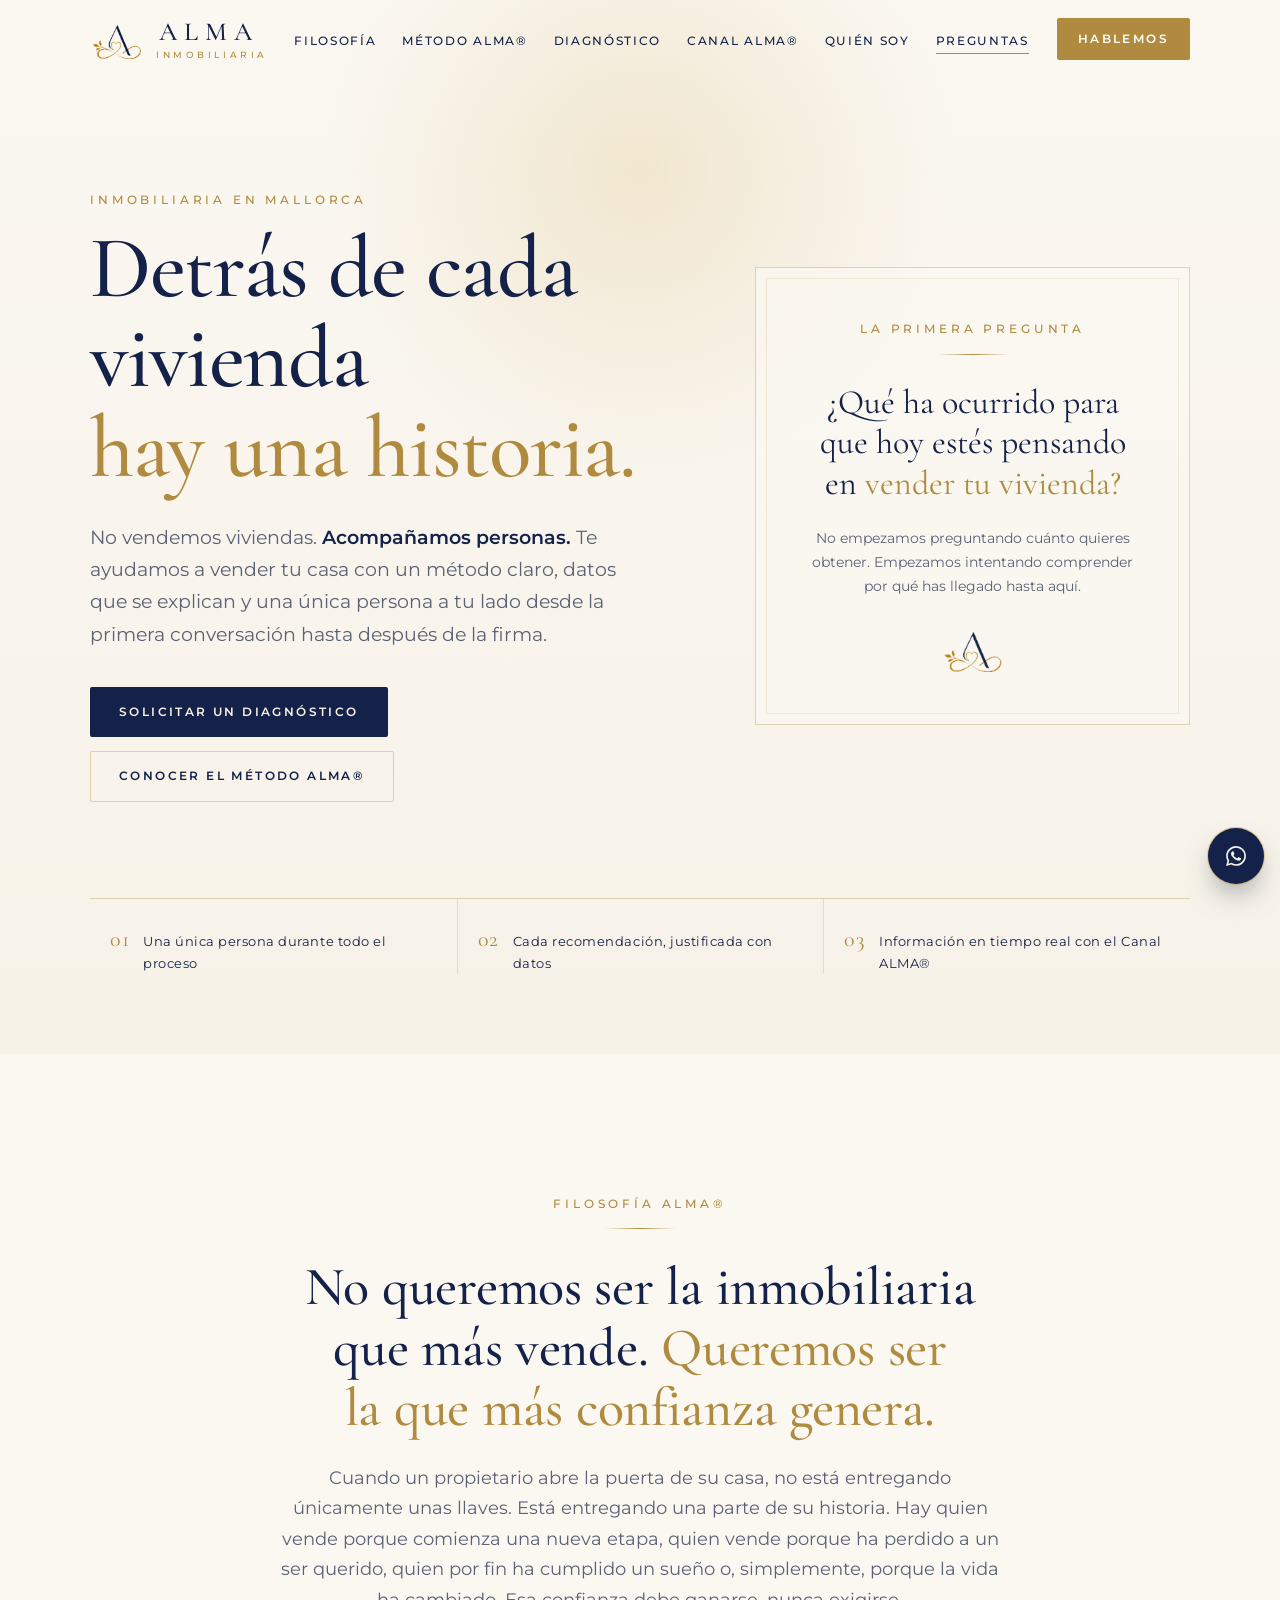
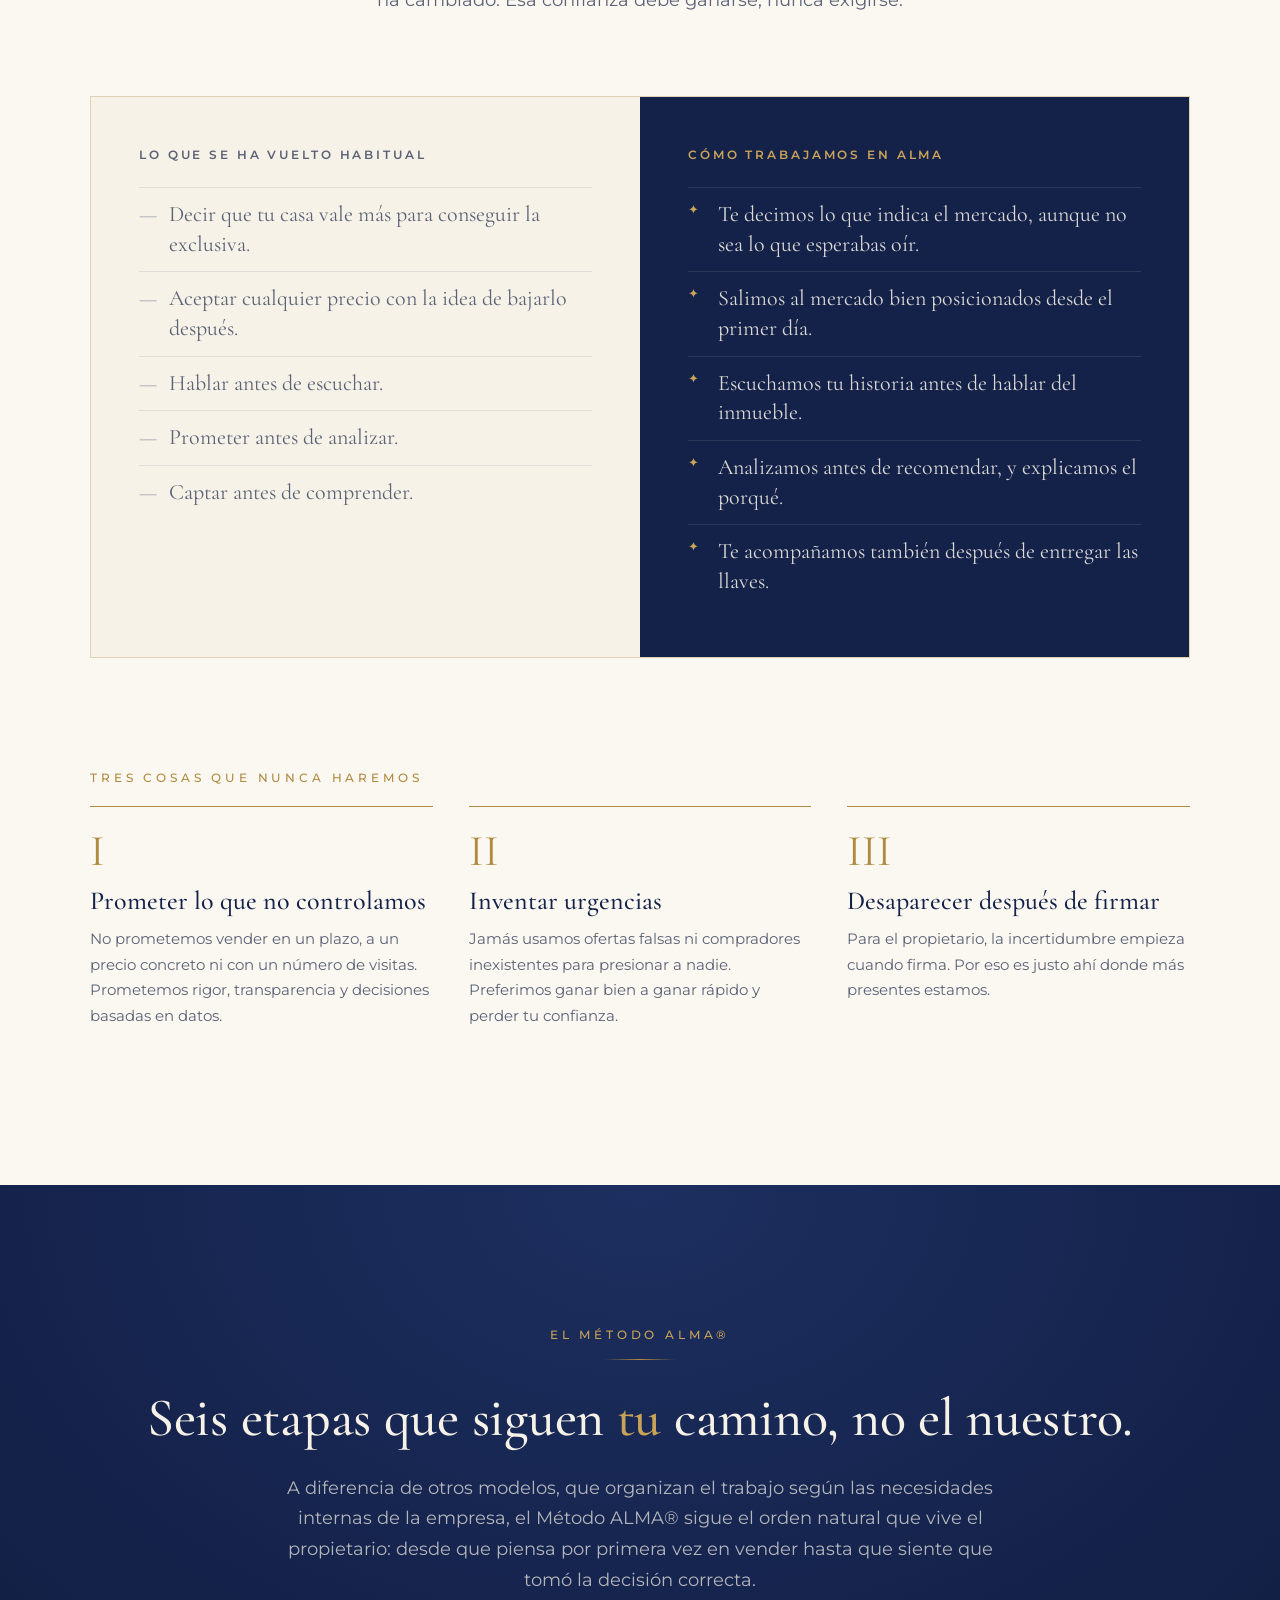
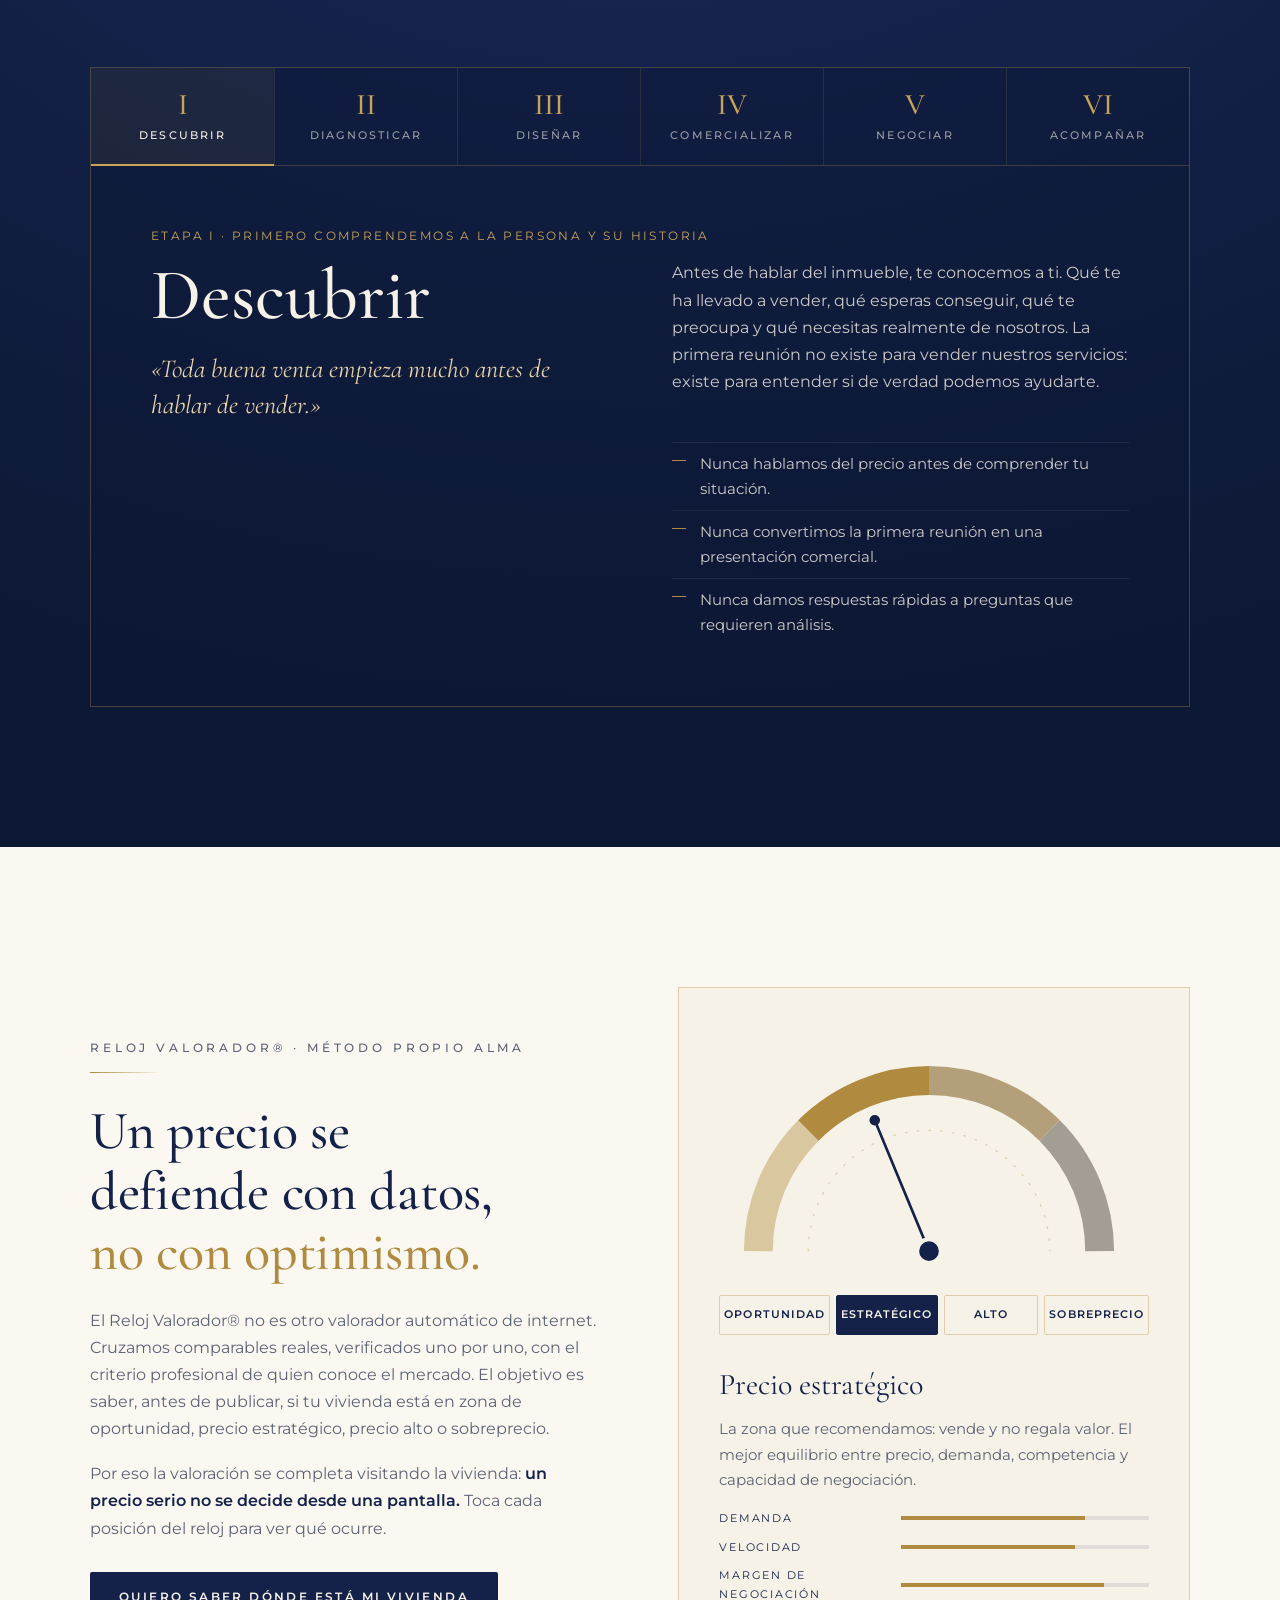
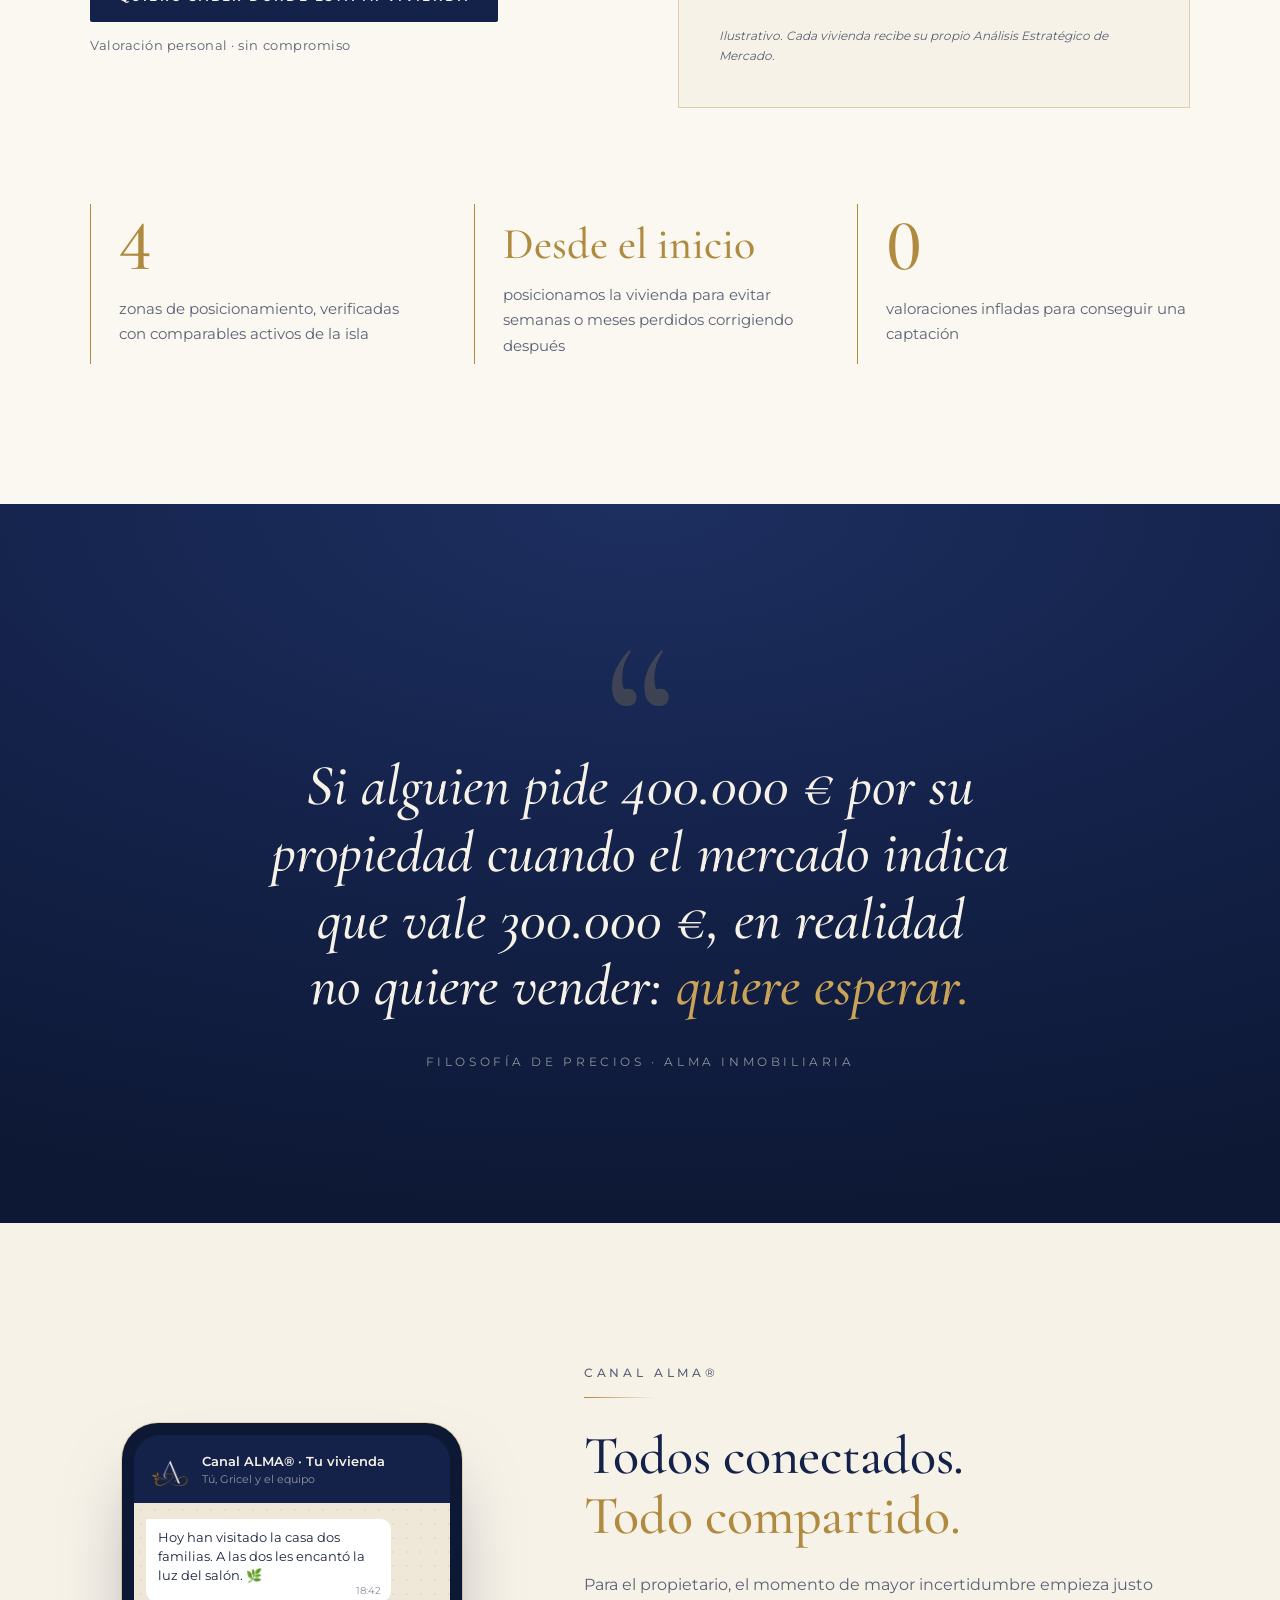
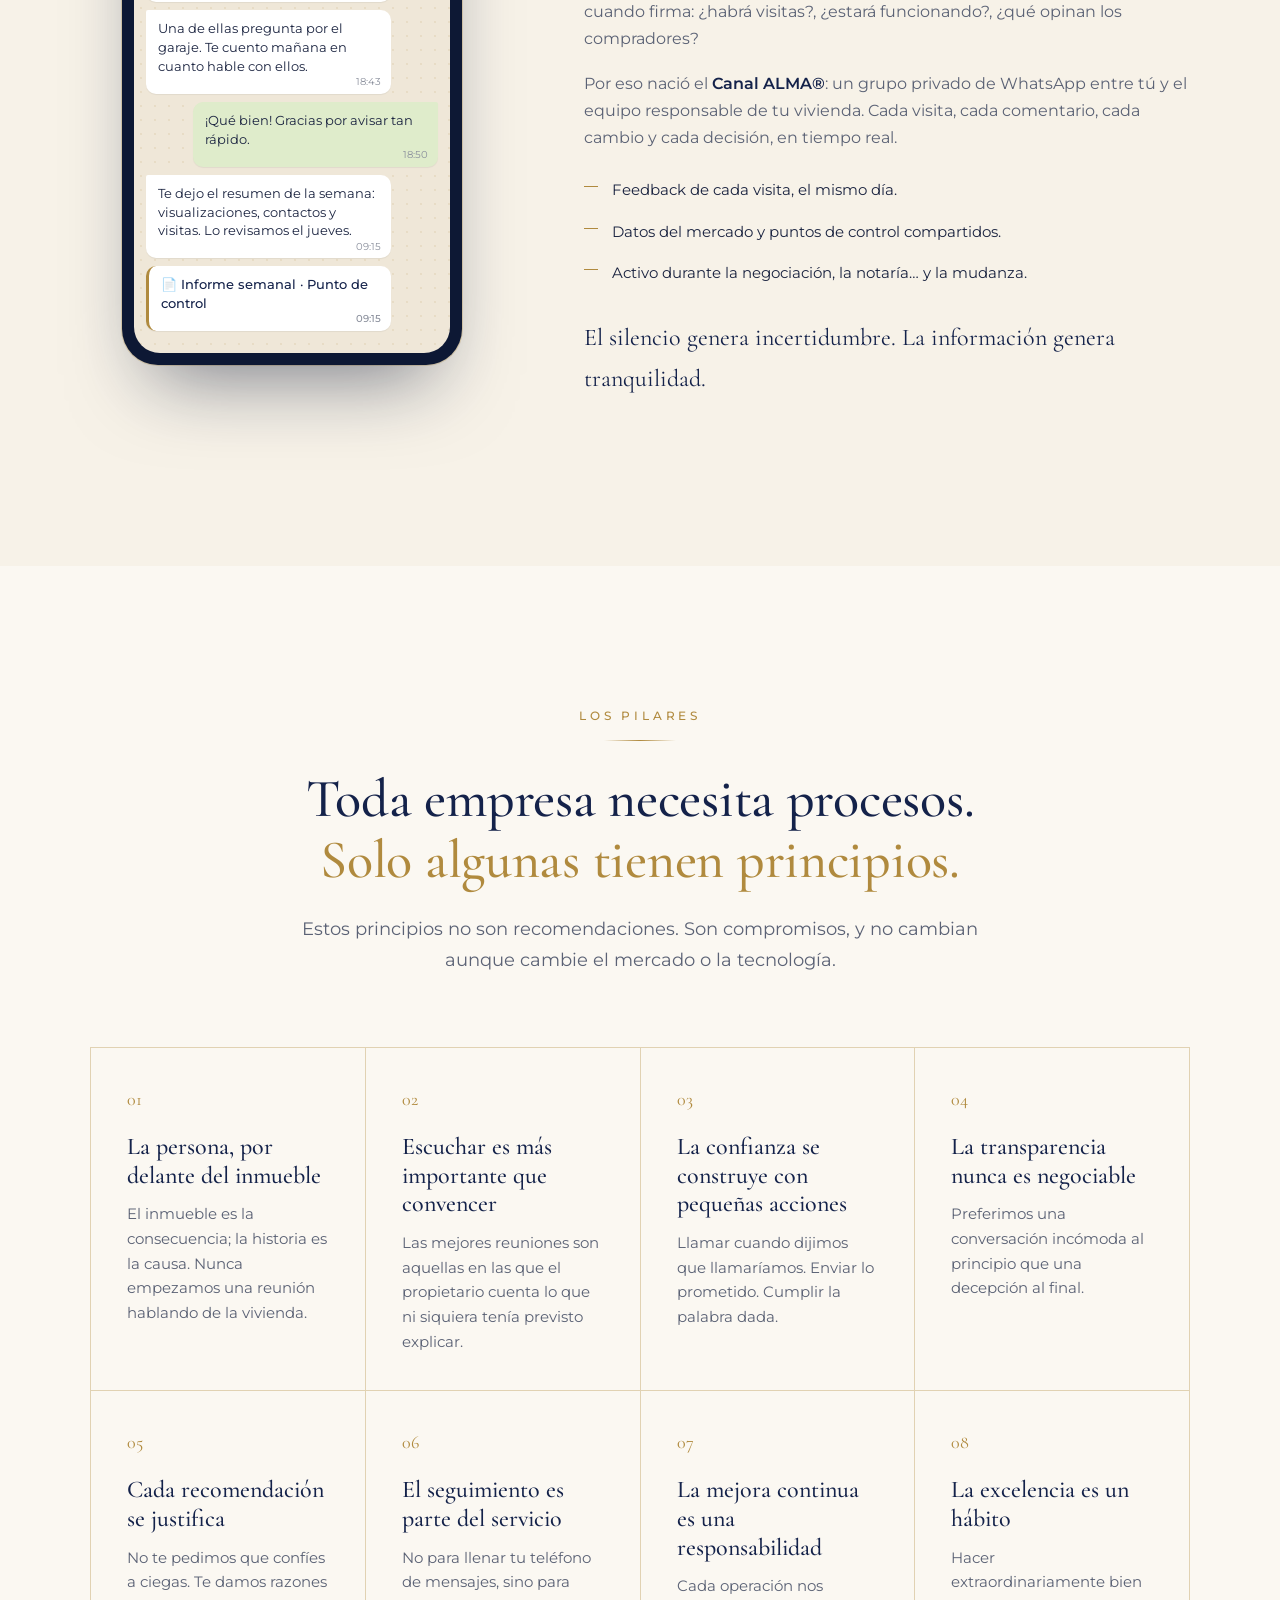
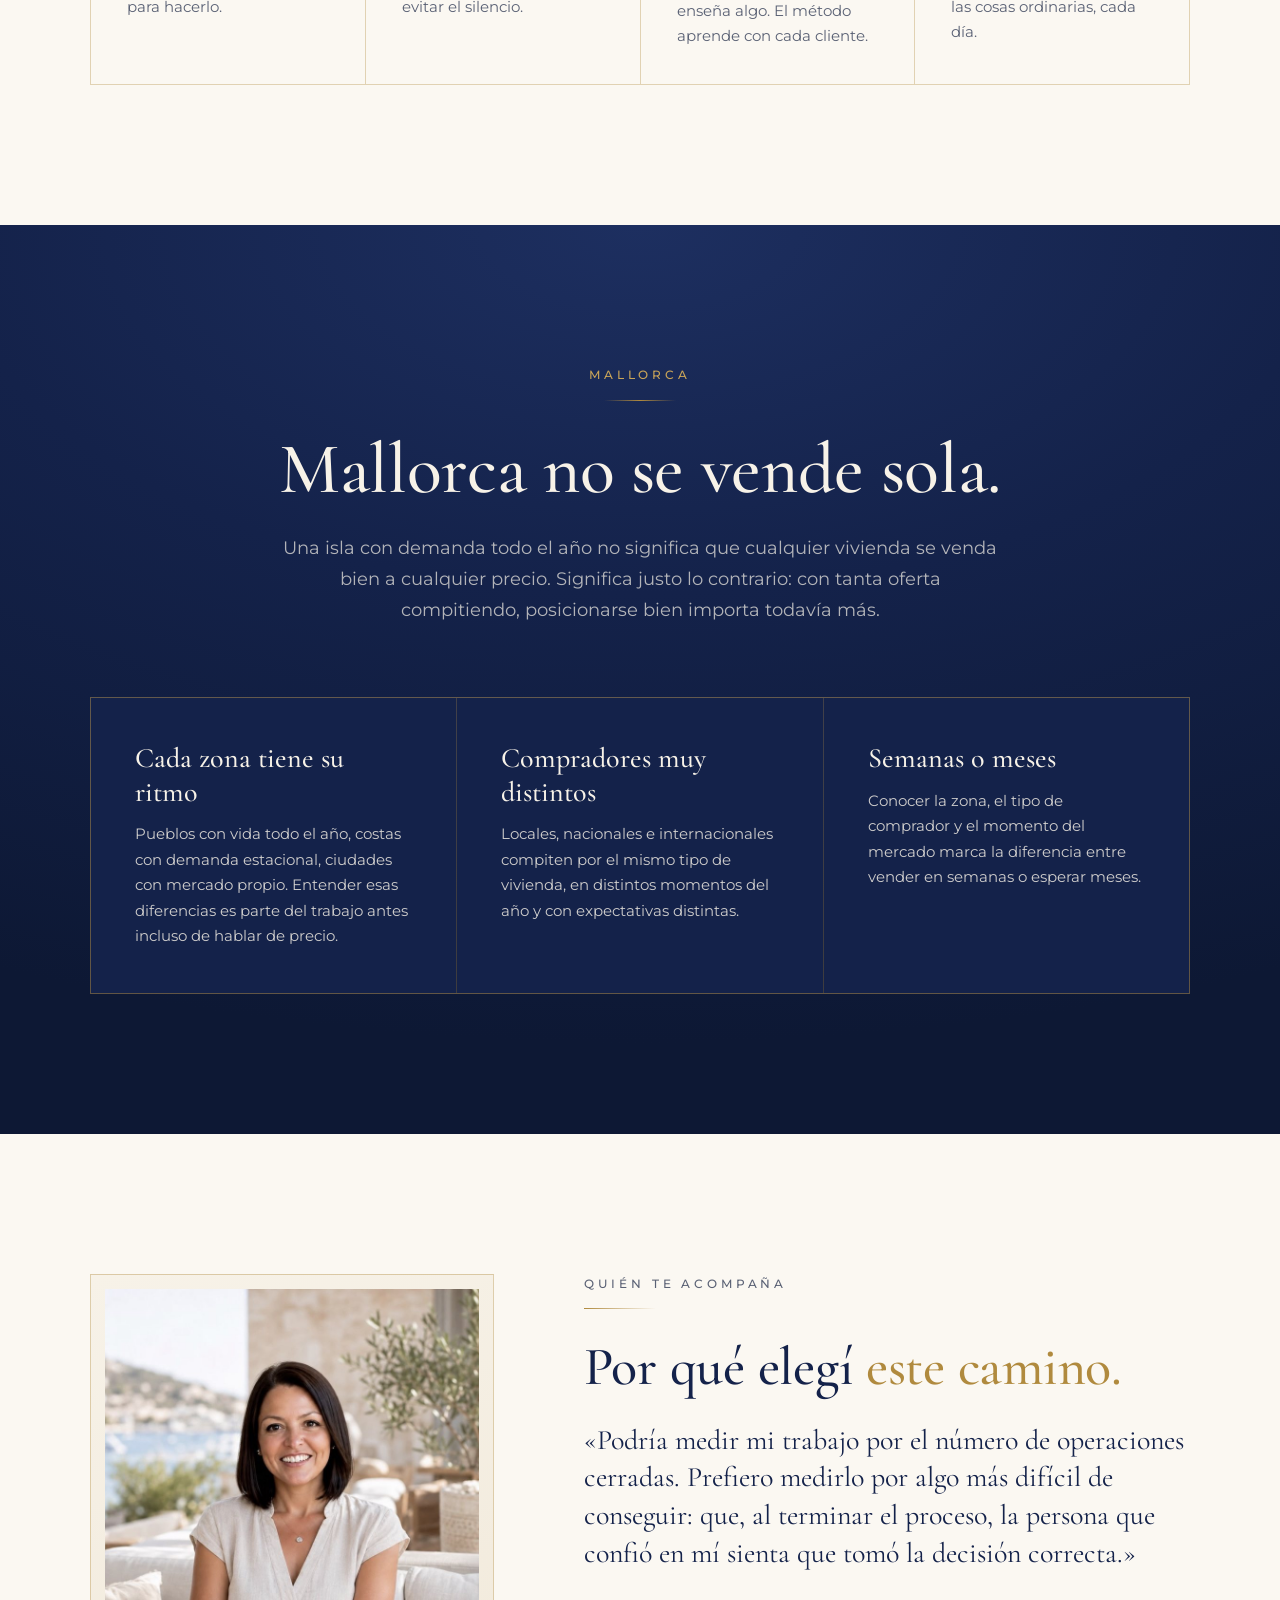
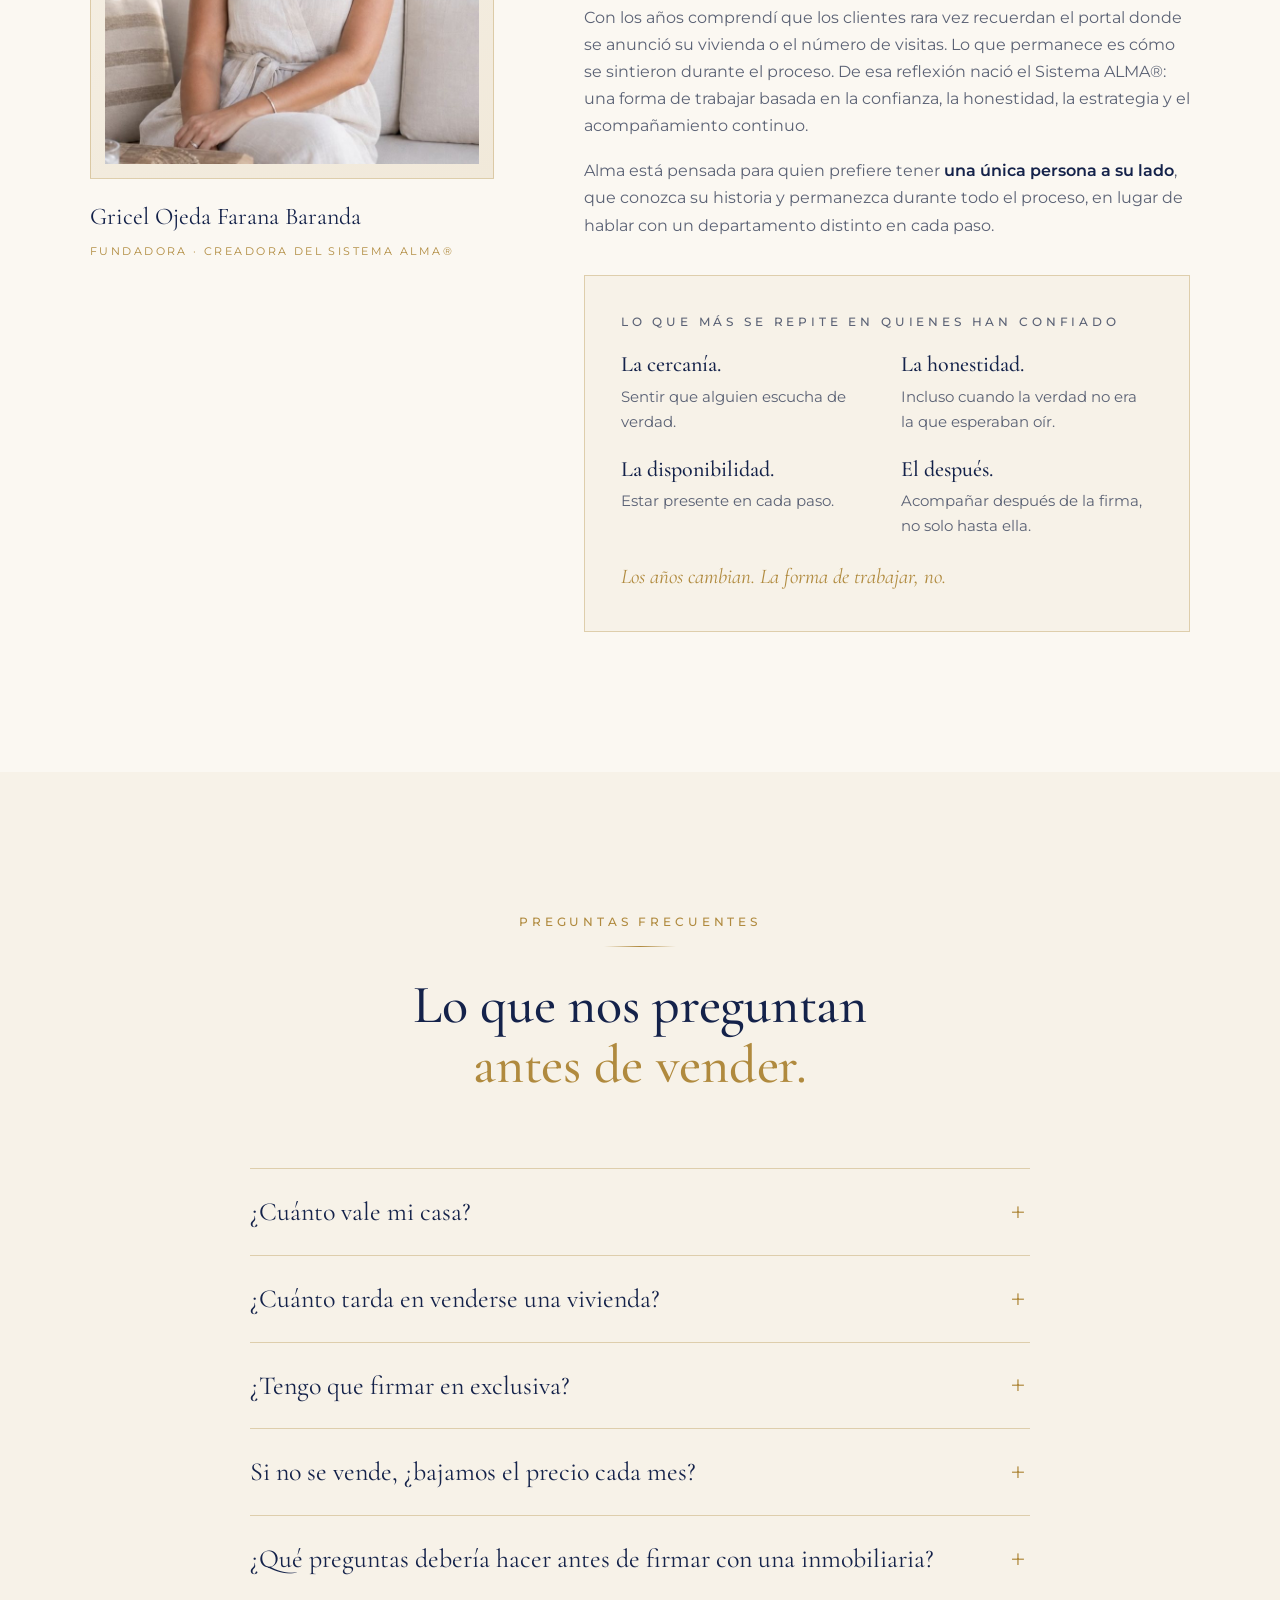
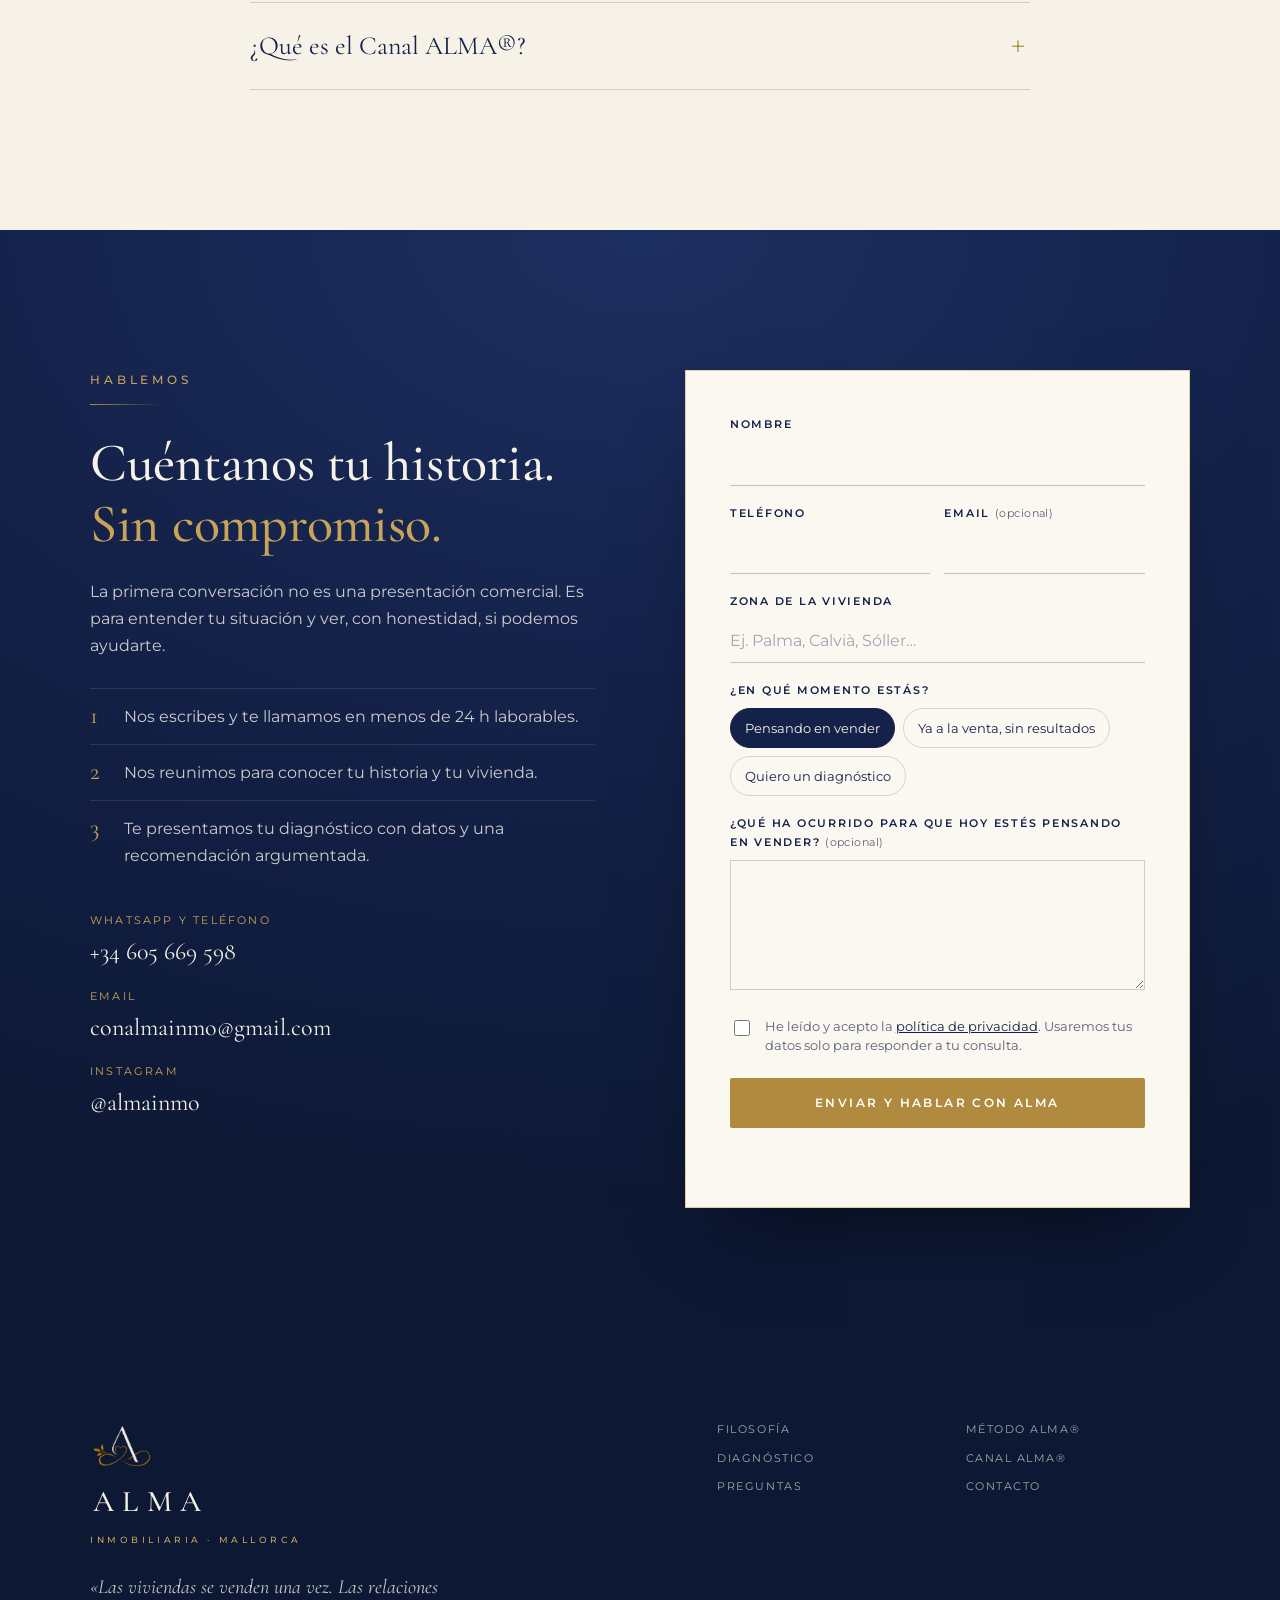
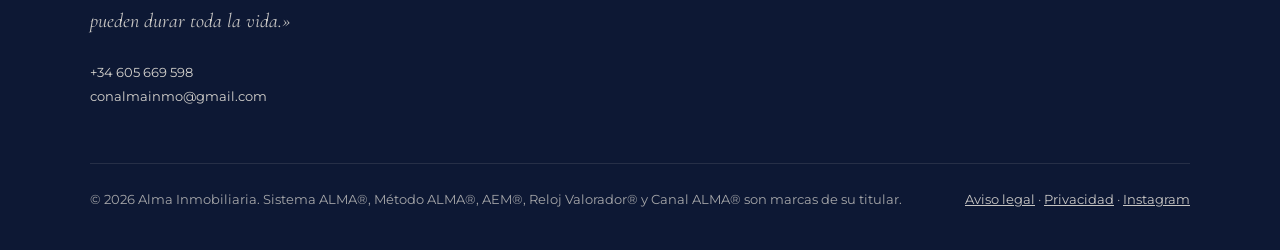
<file: index.html>
<!doctype html>
<html lang="es">
<head>
  <meta charset="utf-8">
  <meta name="viewport" content="width=device-width, initial-scale=1">
  <title>Alma Inmobiliaria · Mallorca — No vendemos viviendas. Acompañamos personas.</title>
  <meta name="description" content="Alma Inmobiliaria, Mallorca. Asesoramiento inmobiliario con el Método ALMA®: escuchamos tu historia, diagnosticamos el mercado y te acompañamos hasta después de la firma.">
  <meta name="theme-color" content="#14224A">
  <link rel="icon" type="image/png" href="assets/img/favicon.png">
  <link rel="apple-touch-icon" href="assets/img/favicon.png">

  <meta property="og:type" content="website">
  <meta property="og:locale" content="es_ES">
  <meta property="og:title" content="Alma Inmobiliaria · Mallorca">
  <meta property="og:description" content="Detrás de cada vivienda hay una historia. No vendemos viviendas: acompañamos personas.">
  <meta property="og:image" content="assets/img/og-image.png">

  <link rel="preload" href="assets/fonts/cormorant-garamond-normal.woff2" as="font" type="font/woff2" crossorigin>
  <link rel="stylesheet" href="assets/css/fonts.css">
  <link rel="stylesheet" href="assets/css/styles.css">

  <script type="application/ld+json">
  {
    "@context": "https://schema.org",
    "@type": "RealEstateAgent",
    "name": "Alma Inmobiliaria",
    "slogan": "No vendemos viviendas. Acompañamos personas.",
    "areaServed": { "@type": "Place", "name": "Mallorca, Illes Balears" },
    "founder": { "@type": "Person", "name": "Gricel Ojeda Farana Baranda" },
    "telephone": "+34 605 669 598",
    "email": "conalmainmo@gmail.com",
    "sameAs": ["https://www.instagram.com/almainmo/"]
  }
  </script>
</head>
<body>
  <a class="skip-link" href="#main">Saltar al contenido</a>

  <!-- ============ HEADER ============ -->
  <header class="site-header" data-header>
    <div class="container header-inner">
      <a class="brand" href="#inicio" aria-label="Alma Inmobiliaria, inicio">
        <img class="brand-mark" src="assets/img/alma-mark.png" alt="" width="115" height="83">
        <span class="brand-word">
          <span class="brand-name">ALMA</span>
          <span class="brand-sub">Inmobiliaria</span>
        </span>
      </a>

      <nav class="main-nav" id="main-nav" aria-label="Principal">
        <ul>
          <li><a href="#filosofia">Filosofía</a></li>
          <li><a href="#metodo">Método ALMA®</a></li>
          <li><a href="#diagnostico">Diagnóstico</a></li>
          <li><a href="#canal">Canal ALMA®</a></li>
          <li><a href="#gricel">Quién soy</a></li>
          <li><a href="#preguntas">Preguntas</a></li>
        </ul>
        <a class="btn btn-gold nav-cta" href="#contacto">Hablemos</a>
      </nav>

      <button class="nav-toggle" type="button" aria-expanded="false" aria-controls="main-nav" data-nav-toggle>
        <span class="sr-only">Abrir menú</span>
        <span class="nav-toggle-bar"></span>
        <span class="nav-toggle-bar"></span>
      </button>
    </div>
  </header>

  <main id="main">

    <!-- ============ HERO ============ -->
    <section class="hero" id="inicio">
      <div class="hero-glow" aria-hidden="true"></div>
      <div class="container hero-grid">
        <div class="hero-copy">
          <p class="eyebrow reveal">Inmobiliaria en Mallorca</p>
          <h1 class="hero-title reveal">
            Detrás de cada vivienda<br>
            <em>hay una historia.</em>
          </h1>
          <p class="hero-lead reveal">
            No vendemos viviendas. <strong>Acompañamos personas.</strong>
            Te ayudamos a vender tu casa con un método claro, datos que se explican
            y una única persona a tu lado desde la primera conversación hasta después de la firma.
          </p>
          <div class="hero-actions reveal">
            <a class="btn btn-navy" href="#contacto">Solicitar un diagnóstico</a>
            <a class="btn btn-ghost" href="#metodo">Conocer el Método ALMA®</a>
          </div>
        </div>

        <aside class="hero-card reveal" aria-label="La primera pregunta">
          <div class="frame">
            <p class="eyebrow eyebrow-center">La primera pregunta</p>
            <span class="rule" aria-hidden="true"></span>
            <p class="hero-question">
              ¿Qué ha ocurrido para que hoy estés pensando en
              <span class="gold">vender tu vivienda?</span>
            </p>
            <p class="hero-card-note">
              No empezamos preguntando cuánto quieres obtener.
              Empezamos intentando comprender por qué has llegado hasta aquí.
            </p>
            <img class="hero-card-mark" src="assets/img/alma-mark.png" alt="" width="115" height="83">
          </div>
        </aside>
      </div>

      <div class="container"><ul class="hero-strip reveal" aria-label="Nuestros compromisos">
        <li><span class="strip-num">01</span> Una única persona durante todo el proceso</li>
        <li><span class="strip-num">02</span> Cada recomendación, justificada con datos</li>
        <li><span class="strip-num">03</span> Información en tiempo real con el Canal ALMA®</li>
      </ul></div>
    </section>

    <!-- ============ FILOSOFÍA ============ -->
    <section class="section section-paper" id="filosofia">
      <div class="container narrow center">
        <p class="eyebrow eyebrow-center reveal">Filosofía ALMA®</p>
        <span class="rule" aria-hidden="true"></span>
        <h2 class="section-title reveal">
          No queremos ser la inmobiliaria que más vende.
          <em>Queremos ser la que más confianza genera.</em>
        </h2>
        <p class="section-lead reveal">
          Cuando un propietario abre la puerta de su casa, no está entregando únicamente unas llaves.
          Está entregando una parte de su historia. Hay quien vende porque comienza una nueva etapa,
          quien vende porque ha perdido a un ser querido, quien por fin ha cumplido un sueño
          o, simplemente, porque la vida ha cambiado. Esa confianza debe ganarse, nunca exigirse.
        </p>
      </div>

      <div class="container"><div class="contrast reveal">
        <div class="contrast-col contrast-sector">
          <h3 class="contrast-title">Lo que se ha vuelto habitual</h3>
          <ul>
            <li>Decir que tu casa vale más para conseguir la exclusiva.</li>
            <li>Aceptar cualquier precio con la idea de bajarlo después.</li>
            <li>Hablar antes de escuchar.</li>
            <li>Prometer antes de analizar.</li>
            <li>Captar antes de comprender.</li>
          </ul>
        </div>
        <div class="contrast-col contrast-alma">
          <h3 class="contrast-title">Cómo trabajamos en Alma</h3>
          <ul>
            <li>Te decimos lo que indica el mercado, aunque no sea lo que esperabas oír.</li>
            <li>Salimos al mercado bien posicionados desde el primer día.</li>
            <li>Escuchamos tu historia antes de hablar del inmueble.</li>
            <li>Analizamos antes de recomendar, y explicamos el porqué.</li>
            <li>Te acompañamos también después de entregar las llaves.</li>
          </ul>
        </div>
      </div></div>

      <div class="container never reveal">
        <p class="eyebrow">Tres cosas que nunca haremos</p>
        <ol class="never-list">
          <li>
            <span class="never-num">I</span>
            <h3>Prometer lo que no controlamos</h3>
            <p>No prometemos vender en un plazo, a un precio concreto ni con un número de visitas. Prometemos rigor, transparencia y decisiones basadas en datos.</p>
          </li>
          <li>
            <span class="never-num">II</span>
            <h3>Inventar urgencias</h3>
            <p>Jamás usamos ofertas falsas ni compradores inexistentes para presionar a nadie. Preferimos ganar bien a ganar rápido y perder tu confianza.</p>
          </li>
          <li>
            <span class="never-num">III</span>
            <h3>Desaparecer después de firmar</h3>
            <p>Para el propietario, la incertidumbre empieza cuando firma. Por eso es justo ahí donde más presentes estamos.</p>
          </li>
        </ol>
      </div>
    </section>

    <!-- ============ MÉTODO ============ -->
    <section class="section section-navy" id="metodo">
      <div class="container">
        <div class="section-head center">
          <p class="eyebrow eyebrow-center eyebrow-light reveal">El Método ALMA®</p>
          <span class="rule" aria-hidden="true"></span>
          <h2 class="section-title reveal">Seis etapas que siguen <em>tu</em> camino, no el nuestro.</h2>
          <p class="section-lead reveal">
            A diferencia de otros modelos, que organizan el trabajo según las necesidades internas de la empresa,
            el Método ALMA® sigue el orden natural que vive el propietario: desde que piensa por primera vez en vender
            hasta que siente que tomó la decisión correcta.
          </p>
        </div>

        <div class="method reveal" data-method>
          <div class="method-tabs" role="tablist" aria-label="Etapas del Método ALMA®">
            <button class="method-tab" role="tab" id="tab-1" aria-controls="stage-1" aria-selected="true"><span class="method-roman">I</span><span>Descubrir</span></button>
            <button class="method-tab" role="tab" id="tab-2" aria-controls="stage-2" aria-selected="false" tabindex="-1"><span class="method-roman">II</span><span>Diagnosticar</span></button>
            <button class="method-tab" role="tab" id="tab-3" aria-controls="stage-3" aria-selected="false" tabindex="-1"><span class="method-roman">III</span><span>Diseñar</span></button>
            <button class="method-tab" role="tab" id="tab-4" aria-controls="stage-4" aria-selected="false" tabindex="-1"><span class="method-roman">IV</span><span>Comercializar</span></button>
            <button class="method-tab" role="tab" id="tab-5" aria-controls="stage-5" aria-selected="false" tabindex="-1"><span class="method-roman">V</span><span>Negociar</span></button>
            <button class="method-tab" role="tab" id="tab-6" aria-controls="stage-6" aria-selected="false" tabindex="-1"><span class="method-roman">VI</span><span>Acompañar</span></button>
            <span class="method-progress" aria-hidden="true"><span class="method-progress-bar" data-method-bar></span></span>
          </div>

          <div class="method-panels">
            <article class="method-panel" role="tabpanel" id="stage-1" aria-labelledby="tab-1">
              <p class="method-kicker">Etapa I · Primero comprendemos a la persona y su historia</p>
              <h3>Descubrir</h3>
              <blockquote>«Toda buena venta empieza mucho antes de hablar de vender.»</blockquote>
              <p>Antes de hablar del inmueble, te conocemos a ti. Qué te ha llevado a vender, qué esperas conseguir, qué te preocupa y qué necesitas realmente de nosotros. La primera reunión no existe para vender nuestros servicios: existe para entender si de verdad podemos ayudarte.</p>
              <ul class="ticks">
                <li>Nunca hablamos del precio antes de comprender tu situación.</li>
                <li>Nunca convertimos la primera reunión en una presentación comercial.</li>
                <li>Nunca damos respuestas rápidas a preguntas que requieren análisis.</li>
              </ul>
            </article>

            <article class="method-panel" role="tabpanel" id="stage-2" aria-labelledby="tab-2" hidden>
              <p class="method-kicker">Etapa II · Convertimos información objetiva en criterio</p>
              <h3>Diagnosticar</h3>
              <blockquote>«Una valoración termina en una cifra. Un diagnóstico termina en una decisión mejor informada.»</blockquote>
              <p>Estudiamos tu vivienda y, sobre todo, contra qué compite. Construimos un Mapa Competitivo con la oferta activa y las operaciones cerradas reales, y lo estructuramos en nuestro <strong>AEM® — Análisis Estratégico de Mercado</strong>.</p>
              <ul class="ticks">
                <li>Precios de salida frente a precios de cierre reales.</li>
                <li>Precio por metro cuadrado y tiempo de permanencia en el mercado.</li>
                <li>Solo comparables que un comprador real consideraría como alternativa.</li>
              </ul>
            </article>

            <article class="method-panel" role="tabpanel" id="stage-3" aria-labelledby="tab-3" hidden>
              <p class="method-kicker">Etapa III · Convertimos el criterio en una estrategia a medida</p>
              <h3>Diseñar</h3>
              <blockquote>«Una buena estrategia no consiste en hacer más cosas. Consiste en saber qué hacer, cuándo y por qué.»</blockquote>
              <p>Definimos tu objetivo real —precio, plazo, seguridad o discreción— y construimos el plan antes de publicar: precio de salida, perfil del comprador natural, posicionamiento, preparación de la vivienda, presentación y canales.</p>
              <ul class="ticks">
                <li>Los primeros días en el mercado son los más valiosos: no se improvisa.</li>
                <li>Puntos de control claros para ajustar con datos, no con intuiciones.</li>
                <li>Un Plan de Comercialización por escrito, para que sepas qué haremos y cuándo.</li>
              </ul>
            </article>

            <article class="method-panel" role="tabpanel" id="stage-4" aria-labelledby="tab-4" hidden>
              <p class="method-kicker">Etapa IV · Convertimos la estrategia en oportunidades reales</p>
              <h3>Comercializar</h3>
              <blockquote>«No enseñamos casas. Ayudamos a que alguien imagine su vida dentro de ellas.»</blockquote>
              <p>Publicar un anuncio nunca es el objetivo: es solo una herramienta. Fotografía profesional, vídeo, planos claros y una redacción pensada para conseguir la visita. Y un trabajo activo para que tu vivienda no quede sepultada entre cientos de anuncios.</p>
              <ul class="ticks">
                <li>Portales, base de compradores cualificados, red de colaboradores y redes sociales.</li>
                <li>Posicionamiento preferente durante toda la comercialización.</li>
                <li>Feedback de cada visita en tu Canal ALMA®.</li>
              </ul>
            </article>

            <article class="method-panel" role="tabpanel" id="stage-5" aria-labelledby="tab-5" hidden>
              <p class="method-kicker">Etapa V · Convertimos una oportunidad en un acuerdo firme y justo</p>
              <h3>Negociar</h3>
              <blockquote>«Una oferta no es el final de la comercialización. Es el comienzo de una decisión.»</blockquote>
              <p>Negociar no es regatear. Una oferta incluye plazos, financiación, forma de pago y condiciones. Analizamos la operación completa y te presentamos los escenarios con sus pros, sus contras y nuestra recomendación.</p>
              <ul class="ticks">
                <li>Pedimos al comprador un depósito del 1% para confirmar que la oferta es real.</li>
                <li>Nunca negociamos contra ti: no rebajamos expectativas sin hablarlo contigo.</li>
                <li>También sabemos cuándo aconsejarte decir que no.</li>
              </ul>
            </article>

            <article class="method-panel" role="tabpanel" id="stage-6" aria-labelledby="tab-6" hidden>
              <p class="method-kicker">Etapa VI · Convertimos el acuerdo en una experiencia de confianza</p>
              <h3>Acompañar</h3>
              <blockquote>«El trabajo no termina con las llaves.»</blockquote>
              <p>Desde el acuerdo hasta la notaría coordinamos arras, documentación, bancos, tasaciones y notaría, para que no haya sorpresas al final. El día de la firma estamos contigo. Y después, seguimos disponibles.</p>
              <ul class="ticks">
                <li>Revisamos la documentación desde el inicio, no la víspera de firmar.</li>
                <li>Siempre sabrás cuál es el siguiente paso.</li>
                <li>La postventa no es marketing: nos interesa de verdad cómo empiezas tu nueva etapa.</li>
              </ul>
            </article>
          </div>
        </div>
      </div>
    </section>

    <!-- ============ DIAGNÓSTICO / RELOJ VALORADOR ============ -->
    <section class="section section-paper" id="diagnostico">
      <div class="container diag-grid">
        <div class="diag-copy">
          <p class="eyebrow reveal">Reloj Valorador® · Método propio ALMA</p>
          <span class="rule rule-left" aria-hidden="true"></span>
          <h2 class="section-title reveal">Un precio se defiende con datos, <em>no con optimismo.</em></h2>
          <p class="reveal">
            El Reloj Valorador® no es otro valorador automático de internet. Cruzamos comparables reales, verificados
            uno por uno, con el criterio profesional de quien conoce el mercado. El objetivo es saber, antes de publicar,
            si tu vivienda está en zona de oportunidad, precio estratégico, precio alto o sobreprecio.
          </p>
          <p class="reveal">
            Por eso la valoración se completa visitando la vivienda: <strong>un precio serio no se decide desde una pantalla.</strong>
            Toca cada posición del reloj para ver qué ocurre.
          </p>
          <div class="diag-cta reveal">
            <a class="btn btn-navy" href="#contacto" data-momento="Quiero una valoración">Quiero saber dónde está mi vivienda</a>
            <p class="diag-cta-note">Valoración personal · sin compromiso</p>
          </div>
        </div>

        <div class="dial-card reveal" data-dial>
          <svg class="dial" viewBox="0 0 320 190" role="img" aria-labelledby="dial-title">
            <title id="dial-title">Reloj Valorador: cuatro posiciones de precio</title>
            <g class="dial-arcs" fill="none" stroke-width="22">
              <path class="dial-seg" data-seg="3" d="M 30 170 A 130 130 0 0 1 68.08 78.08" />
              <path class="dial-seg" data-seg="2" d="M 68.08 78.08 A 130 130 0 0 1 160 40" />
              <path class="dial-seg" data-seg="1" d="M 160 40 A 130 130 0 0 1 251.92 78.08" />
              <path class="dial-seg" data-seg="0" d="M 251.92 78.08 A 130 130 0 0 1 290 170" />
            </g>
            <g class="dial-ticks" aria-hidden="true">
              <path d="M 68 170 A 92 92 0 0 1 252 170" fill="none" stroke-dasharray="2 7" />
            </g>
            <g class="dial-needle" data-dial-needle>
              <line x1="160" y1="170" x2="160" y2="62" />
              <circle cx="160" cy="62" r="4" />
            </g>
            <circle class="dial-hub" cx="160" cy="170" r="9" />
          </svg>

          <div class="dial-buttons" role="radiogroup" aria-label="Posiciones del Reloj Valorador">
            <button type="button" role="radio" aria-checked="false" data-pos="3">Oportunidad</button>
            <button type="button" role="radio" aria-checked="true" data-pos="2">Estratégico</button>
            <button type="button" role="radio" aria-checked="false" data-pos="1">Alto</button>
            <button type="button" role="radio" aria-checked="false" data-pos="0">Sobreprecio</button>
          </div>

          <div class="dial-info" aria-live="polite">
            <p class="dial-label" data-dial-label>Precio estratégico</p>
            <p class="dial-text" data-dial-text>La zona que recomendamos: vende y no regala valor. El mejor equilibrio entre precio, demanda, competencia y capacidad de negociación.</p>
            <dl class="dial-meters">
              <div><dt>Demanda</dt><dd><span class="meter"><span data-meter="demand"></span></span></dd></div>
              <div><dt>Velocidad</dt><dd><span class="meter"><span data-meter="speed"></span></span></dd></div>
              <div><dt>Margen de negociación</dt><dd><span class="meter"><span data-meter="nego"></span></span></dd></div>
            </dl>
          </div>
          <p class="dial-foot">Ilustrativo. Cada vivienda recibe su propio Análisis Estratégico de Mercado.</p>
        </div>
      </div>
      <div class="container">
        <ul class="proof reveal" aria-label="Nuestro compromiso con el precio">
          <li><span class="proof-big">4</span><p>zonas de posicionamiento, verificadas con comparables activos de la isla</p></li>
          <li><span class="proof-big proof-words">Desde el inicio</span><p>posicionamos la vivienda para evitar semanas o meses perdidos corrigiendo después</p></li>
          <li><span class="proof-big">0</span><p>valoraciones infladas para conseguir una captación</p></li>
        </ul>
      </div>
    </section>

    <!-- ============ CITA PRECIO ============ -->
    <section class="quote-band" aria-label="Filosofía de precios">
      <div class="container narrow center">
        <span class="quote-mark" aria-hidden="true">“</span>
        <blockquote class="quote-text reveal">
          Si alguien pide 400.000&nbsp;€ por su propiedad cuando el mercado indica que vale 300.000&nbsp;€,
          en realidad no quiere vender: <em>quiere esperar.</em>
        </blockquote>
        <p class="quote-source reveal">Filosofía de precios · Alma Inmobiliaria</p>
      </div>
    </section>

    <!-- ============ CANAL ALMA ============ -->
    <section class="section section-cream" id="canal">
      <div class="container canal-grid">
        <div class="phone reveal" aria-hidden="true">
          <div class="phone-top">
            <img src="assets/img/alma-mark-light.png" alt="" width="115" height="83">
            <div>
              <p class="phone-title">Canal ALMA® · Tu vivienda</p>
              <p class="phone-sub">Tú, Gricel y el equipo</p>
            </div>
          </div>
          <div class="phone-body" data-chat>
            <div class="msg msg-in">Hoy han visitado la casa dos familias. A las dos les encantó la luz del salón. 🌿<span class="msg-time">18:42</span></div>
            <div class="msg msg-in">Una de ellas pregunta por el garaje. Te cuento mañana en cuanto hable con ellos.<span class="msg-time">18:43</span></div>
            <div class="msg msg-out">¡Qué bien! Gracias por avisar tan rápido.<span class="msg-time">18:50</span></div>
            <div class="msg msg-in">Te dejo el resumen de la semana: visualizaciones, contactos y visitas. Lo revisamos el jueves.<span class="msg-time">09:15</span></div>
            <div class="msg msg-doc">📄 Informe semanal · Punto de control<span class="msg-time">09:15</span></div>
          </div>
        </div>

        <div class="canal-copy">
          <p class="eyebrow reveal">Canal ALMA®</p>
          <span class="rule rule-left" aria-hidden="true"></span>
          <h2 class="section-title reveal">Todos conectados. <em>Todo compartido.</em></h2>
          <p class="reveal">
            Para el propietario, el momento de mayor incertidumbre empieza justo cuando firma:
            ¿habrá visitas?, ¿estará funcionando?, ¿qué opinan los compradores?
          </p>
          <p class="reveal">
            Por eso nació el <strong>Canal ALMA®</strong>: un grupo privado de WhatsApp entre tú y el equipo
            responsable de tu vivienda. Cada visita, cada comentario, cada cambio y cada decisión, en tiempo real.
          </p>
          <ul class="ticks reveal">
            <li>Feedback de cada visita, el mismo día.</li>
            <li>Datos del mercado y puntos de control compartidos.</li>
            <li>Activo durante la negociación, la notaría… y la mudanza.</li>
          </ul>
          <p class="canal-note reveal">El silencio genera incertidumbre. La información genera tranquilidad.</p>
        </div>
      </div>
    </section>

    <!-- ============ PILARES ============ -->
    <section class="section section-paper" id="pilares">
      <div class="container">
        <div class="section-head center">
          <p class="eyebrow eyebrow-center reveal">Los pilares</p>
          <span class="rule" aria-hidden="true"></span>
          <h2 class="section-title reveal">Toda empresa necesita procesos. <em>Solo algunas tienen principios.</em></h2>
          <p class="section-lead reveal">Estos principios no son recomendaciones. Son compromisos, y no cambian aunque cambie el mercado o la tecnología.</p>
        </div>

        <ol class="pillars">
          <li class="pillar reveal"><span>01</span><h3>La persona, por delante del inmueble</h3><p>El inmueble es la consecuencia; la historia es la causa. Nunca empezamos una reunión hablando de la vivienda.</p></li>
          <li class="pillar reveal"><span>02</span><h3>Escuchar es más importante que convencer</h3><p>Las mejores reuniones son aquellas en las que el propietario cuenta lo que ni siquiera tenía previsto explicar.</p></li>
          <li class="pillar reveal"><span>03</span><h3>La confianza se construye con pequeñas acciones</h3><p>Llamar cuando dijimos que llamaríamos. Enviar lo prometido. Cumplir la palabra dada.</p></li>
          <li class="pillar reveal"><span>04</span><h3>La transparencia nunca es negociable</h3><p>Preferimos una conversación incómoda al principio que una decepción al final.</p></li>
          <li class="pillar reveal"><span>05</span><h3>Cada recomendación se justifica</h3><p>No te pedimos que confíes a ciegas. Te damos razones para hacerlo.</p></li>
          <li class="pillar reveal"><span>06</span><h3>El seguimiento es parte del servicio</h3><p>No para llenar tu teléfono de mensajes, sino para evitar el silencio.</p></li>
          <li class="pillar reveal"><span>07</span><h3>La mejora continua es una responsabilidad</h3><p>Cada operación nos enseña algo. El método aprende con cada cliente.</p></li>
          <li class="pillar reveal"><span>08</span><h3>La excelencia es un hábito</h3><p>Hacer extraordinariamente bien las cosas ordinarias, cada día.</p></li>
        </ol>
      </div>
    </section>

    <!-- ============ MALLORCA ============ -->
    <section class="section section-navy section-mallorca" id="mallorca">
      <div class="container">
        <div class="section-head center">
          <p class="eyebrow eyebrow-center eyebrow-light reveal">Mallorca</p>
          <span class="rule" aria-hidden="true"></span>
          <h2 class="section-title reveal">Mallorca no se vende sola.</h2>
          <p class="section-lead reveal">Una isla con demanda todo el año no significa que cualquier vivienda se venda bien a cualquier precio. Significa justo lo contrario: con tanta oferta compitiendo, posicionarse bien importa todavía más.</p>
        </div>
        <div class="island-cards">
          <article class="island-card reveal">
            <h3>Cada zona tiene su ritmo</h3>
            <p>Pueblos con vida todo el año, costas con demanda estacional, ciudades con mercado propio. Entender esas diferencias es parte del trabajo antes incluso de hablar de precio.</p>
          </article>
          <article class="island-card reveal">
            <h3>Compradores muy distintos</h3>
            <p>Locales, nacionales e internacionales compiten por el mismo tipo de vivienda, en distintos momentos del año y con expectativas distintas.</p>
          </article>
          <article class="island-card reveal">
            <h3>Semanas o meses</h3>
            <p>Conocer la zona, el tipo de comprador y el momento del mercado marca la diferencia entre vender en semanas o esperar meses.</p>
          </article>
        </div>
      </div>
    </section>

    <!-- ============ GRICEL ============ -->
    <section class="section section-paper" id="gricel">
      <div class="container about-grid">
        <figure class="portrait reveal">
          <div class="portrait-frame">
            <span class="portrait-monogram" aria-hidden="true">G</span>
            <!-- Para mostrar la foto, añade assets/img/gricel.jpg (formato vertical 4:5). -->
            <img src="assets/img/gricel.jpg" alt="Gricel Ojeda, fundadora de Alma Inmobiliaria" loading="lazy" onerror="this.remove()">
          </div>
          <figcaption>
            <span class="portrait-name">Gricel Ojeda Farana Baranda</span>
            <span class="portrait-role">Fundadora · Creadora del Sistema ALMA®</span>
          </figcaption>
        </figure>

        <div class="about-copy">
          <p class="eyebrow reveal">Quién te acompaña</p>
          <span class="rule rule-left" aria-hidden="true"></span>
          <h2 class="section-title reveal">Por qué elegí <em>este camino.</em></h2>
          <p class="about-lead reveal">
            «Podría medir mi trabajo por el número de operaciones cerradas. Prefiero medirlo por algo más difícil
            de conseguir: que, al terminar el proceso, la persona que confió en mí sienta que tomó la decisión correcta.»
          </p>
          <p class="reveal">
            Con los años comprendí que los clientes rara vez recuerdan el portal donde se anunció su vivienda o el número
            de visitas. Lo que permanece es cómo se sintieron durante el proceso. De esa reflexión nació el Sistema ALMA®:
            una forma de trabajar basada en la confianza, la honestidad, la estrategia y el acompañamiento continuo.
          </p>
          <p class="reveal">
            Alma está pensada para quien prefiere tener <strong>una única persona a su lado</strong>, que conozca su historia
            y permanezca durante todo el proceso, en lugar de hablar con un departamento distinto en cada paso.
          </p>

          <div class="patterns reveal">
            <p class="eyebrow">Lo que más se repite en quienes han confiado</p>
            <ul>
              <li><strong>La cercanía.</strong> Sentir que alguien escucha de verdad.</li>
              <li><strong>La honestidad.</strong> Incluso cuando la verdad no era la que esperaban oír.</li>
              <li><strong>La disponibilidad.</strong> Estar presente en cada paso.</li>
              <li><strong>El después.</strong> Acompañar después de la firma, no solo hasta ella.</li>
            </ul>
            <p class="patterns-close">Los años cambian. La forma de trabajar, no.</p>
          </div>
        </div>
      </div>
    </section>

    <!-- ============ PREGUNTAS ============ -->
    <section class="section section-cream" id="preguntas">
      <div class="container narrow">
        <div class="section-head center">
          <p class="eyebrow eyebrow-center reveal">Preguntas frecuentes</p>
          <span class="rule" aria-hidden="true"></span>
          <h2 class="section-title reveal">Lo que nos preguntan <em>antes de vender.</em></h2>
        </div>

        <div class="faq reveal">
          <details>
            <summary>¿Cuánto vale mi casa?</summary>
            <div class="faq-body">
              <p>Una vivienda no tiene un único valor absoluto: compite con otras propiedades y se percibe distinto según cómo se posicione su precio. El precio anunciado muestra lo que pide el vendedor; el valor real lo determina el mercado: consultas, visitas, ofertas y cierres.</p>
              <p>Por eso no te damos una cifra sin más: te entregamos un <strong>diagnóstico</strong> (AEM®) que explica de dónde sale cada número.</p>
            </div>
          </details>
          <details>
            <summary>¿Cuánto tarda en venderse una vivienda?</summary>
            <div class="faq-body">
              <p>Desconfía de quien te prometa una fecha sin haber analizado antes tu vivienda y su competencia real. El plazo depende del posicionamiento del precio, de la zona, del tipo de comprador y del momento del mercado.</p>
              <p>Lo que sí hacemos es definir contigo un objetivo y unos puntos de control para medir la respuesta del mercado y ajustar con datos.</p>
            </div>
          </details>
          <details>
            <summary>¿Tengo que firmar en exclusiva?</summary>
            <div class="faq-body">
              <p>La pregunta correcta no es «¿tengo que firmar en exclusiva?», sino <em>«¿quiero una estrategia o quiero ruido?»</em>. Una misma vivienda publicada por varias agencias con precios distintos confunde al comprador y resta valor.</p>
              <p>Te explicamos con claridad qué incluye nuestro trabajo para que decidas con toda la información.</p>
            </div>
          </details>
          <details>
            <summary>Si no se vende, ¿bajamos el precio cada mes?</summary>
            <div class="faq-body">
              <p>El precio de salida es la primera decisión de marketing de tu vivienda. Cada rebaja transmite urgencia, y una casa que nace fuera de mercado suele terminar vendiéndose por menos de lo que habría conseguido bien posicionada desde el principio.</p>
              <p>Si hay que ajustar algo, te enseñaremos las métricas que lo justifican. Nunca por inercia.</p>
            </div>
          </details>
          <details>
            <summary>¿Qué preguntas debería hacer antes de firmar con una inmobiliaria?</summary>
            <div class="faq-body">
              <ol class="faq-list">
                <li>¿Cómo habéis llegado a este precio? ¿Con qué comparables?</li>
                <li>¿Quién será mi interlocutor durante todo el proceso?</li>
                <li>¿Cómo y cada cuánto me informaréis de las visitas?</li>
                <li>¿Qué plan concreto tenéis antes de publicar?</li>
                <li>¿Qué pasa después de la firma en notaría?</li>
              </ol>
            </div>
          </details>
          <details>
            <summary>¿Qué es el Canal ALMA®?</summary>
            <div class="faq-body">
              <p>Un grupo privado de WhatsApp entre tú y el equipo responsable de tu vivienda, donde compartimos cada visita, cada comentario y cada decisión en tiempo real. Sigue activo durante la negociación, la notaría y la mudanza.</p>
            </div>
          </details>
        </div>
      </div>
    </section>

    <!-- ============ CONTACTO ============ -->
    <section class="section section-navy" id="contacto">
      <div class="container contact-grid">
        <div class="contact-copy">
          <p class="eyebrow eyebrow-light reveal">Hablemos</p>
          <span class="rule rule-left" aria-hidden="true"></span>
          <h2 class="section-title reveal">Cuéntanos tu historia. <em>Sin compromiso.</em></h2>
          <p class="reveal">
            La primera conversación no es una presentación comercial. Es para entender tu situación
            y ver, con honestidad, si podemos ayudarte.
          </p>
          <ul class="contact-points reveal">
            <li><span>1</span> Nos escribes y te llamamos en menos de 24 h laborables.</li>
            <li><span>2</span> Nos reunimos para conocer tu historia y tu vivienda.</li>
            <li><span>3</span> Te presentamos tu diagnóstico con datos y una recomendación argumentada.</li>
          </ul>
          <ul class="contact-direct reveal" aria-label="Contacto directo">
            <li>
              <span class="contact-label">WhatsApp y teléfono</span>
              <a href="https://wa.me/34605669598" target="_blank" rel="noopener">+34 605 669 598</a>
            </li>
            <li>
              <span class="contact-label">Email</span>
              <a href="mailto:conalmainmo@gmail.com">conalmainmo@gmail.com</a>
            </li>
            <li>
              <span class="contact-label">Instagram</span>
              <a href="https://www.instagram.com/almainmo/" target="_blank" rel="noopener">@almainmo</a>
            </li>
          </ul>
        </div>

        <form class="contact-form reveal" name="contacto" method="POST" data-netlify="true" netlify-honeypot="empresa" data-contact-form novalidate>
          <input type="hidden" name="form-name" value="contacto">
          <p class="hp" aria-hidden="true"><label>No rellenar <input name="empresa" tabindex="-1" autocomplete="off"></label></p>

          <div class="field">
            <label for="f-nombre">Nombre</label>
            <input id="f-nombre" name="nombre" type="text" autocomplete="name" required>
          </div>
          <div class="field-row">
            <div class="field">
              <label for="f-tel">Teléfono</label>
              <input id="f-tel" name="telefono" type="tel" autocomplete="tel" required>
            </div>
            <div class="field">
              <label for="f-email">Email <span class="opt">(opcional)</span></label>
              <input id="f-email" name="email" type="email" autocomplete="email">
            </div>
          </div>
          <div class="field">
            <label for="f-zona">Zona de la vivienda</label>
            <input id="f-zona" name="zona" type="text" placeholder="Ej. Palma, Calvià, Sóller…">
          </div>
          <fieldset class="field">
            <legend>¿En qué momento estás?</legend>
            <div class="chips">
              <label class="chip"><input type="radio" name="momento" value="Pensando en vender" checked><span>Pensando en vender</span></label>
              <label class="chip"><input type="radio" name="momento" value="Ya a la venta, sin resultados"><span>Ya a la venta, sin resultados</span></label>
              <label class="chip"><input type="radio" name="momento" value="Quiero una valoración"><span>Quiero un diagnóstico</span></label>
            </div>
          </fieldset>
          <div class="field">
            <label for="f-msg">¿Qué ha ocurrido para que hoy estés pensando en vender? <span class="opt">(opcional)</span></label>
            <textarea id="f-msg" name="mensaje" rows="4"></textarea>
          </div>
          <label class="consent">
            <input type="checkbox" name="privacidad" required>
            <span>He leído y acepto la <a href="privacidad.html">política de privacidad</a>. Usaremos tus datos solo para responder a tu consulta.</span>
          </label>
          <button class="btn btn-gold btn-block" type="submit">Enviar y hablar con Alma</button>
          <p class="form-status" role="status" aria-live="polite" data-form-status></p>
        </form>
      </div>
    </section>
  </main>

  <!-- ============ FOOTER ============ -->
  <footer class="site-footer">
    <div class="container footer-inner">
      <div class="footer-brand">
        <img src="assets/img/alma-mark-light.png" alt="" width="115" height="83">
        <p class="brand-name">ALMA</p>
        <p class="brand-sub">Inmobiliaria · Mallorca</p>
        <p class="footer-quote">«Las viviendas se venden una vez. Las relaciones pueden durar toda la vida.»</p>
        <p class="footer-contact">
          <a href="https://wa.me/34605669598" target="_blank" rel="noopener">+34 605 669 598</a><br>
          <a href="mailto:conalmainmo@gmail.com">conalmainmo@gmail.com</a>
        </p>
      </div>
      <nav class="footer-nav" aria-label="Pie de página">
        <a href="#filosofia">Filosofía</a>
        <a href="#metodo">Método ALMA®</a>
        <a href="#diagnostico">Diagnóstico</a>
        <a href="#canal">Canal ALMA®</a>
        <a href="#preguntas">Preguntas</a>
        <a href="#contacto">Contacto</a>
      </nav>
      <div class="footer-legal">
        <p>© <span data-year>2026</span> Alma Inmobiliaria. Sistema ALMA®, Método ALMA®, AEM®, Reloj Valorador® y Canal ALMA® son marcas de su titular.</p>
        <p><a href="aviso-legal.html">Aviso legal</a> · <a href="privacidad.html">Privacidad</a> · <a href="https://www.instagram.com/almainmo/" target="_blank" rel="noopener">Instagram</a></p>
      </div>
    </div>
  </footer>

  <a class="wa-fab" href="https://wa.me/34605669598" target="_blank" rel="noopener" aria-label="Escríbenos por WhatsApp">
    <svg viewBox="0 0 24 24" width="24" height="24" aria-hidden="true"><path fill="currentColor" d="M12.04 2C6.58 2 2.13 6.45 2.13 11.91c0 1.75.46 3.45 1.32 4.95L2.05 22l5.25-1.38a9.87 9.87 0 0 0 4.74 1.21h.01c5.46 0 9.91-4.45 9.91-9.91 0-2.65-1.03-5.14-2.9-7.01A9.82 9.82 0 0 0 12.04 2Zm0 18.15h-.01a8.2 8.2 0 0 1-4.19-1.15l-.3-.18-3.12.82.83-3.04-.2-.31a8.2 8.2 0 0 1-1.26-4.38c0-4.54 3.7-8.24 8.25-8.24 2.2 0 4.27.86 5.83 2.42a8.19 8.19 0 0 1 2.41 5.83c0 4.54-3.7 8.23-8.24 8.23Zm4.52-6.16c-.25-.12-1.47-.72-1.69-.81-.23-.08-.39-.12-.56.13-.16.25-.64.81-.78.97-.14.17-.29.19-.54.06-.25-.12-1.05-.39-1.99-1.23-.74-.66-1.23-1.47-1.38-1.72-.14-.25-.02-.38.11-.51.11-.11.25-.29.37-.43.13-.15.17-.25.25-.42.08-.17.04-.31-.02-.43-.06-.13-.56-1.35-.76-1.84-.2-.48-.41-.42-.56-.43h-.48a.92.92 0 0 0-.66.31c-.23.25-.87.85-.87 2.07s.89 2.4 1.01 2.56c.12.17 1.75 2.67 4.23 3.74.59.26 1.05.41 1.41.52.59.19 1.13.16 1.56.1.48-.07 1.47-.6 1.67-1.18.21-.58.21-1.07.14-1.18-.06-.1-.22-.16-.47-.29Z"/></svg>
  </a>

  <script src="assets/js/config.js"></script>
  <script src="assets/js/main.js"></script>
</body>
</html>
</file>
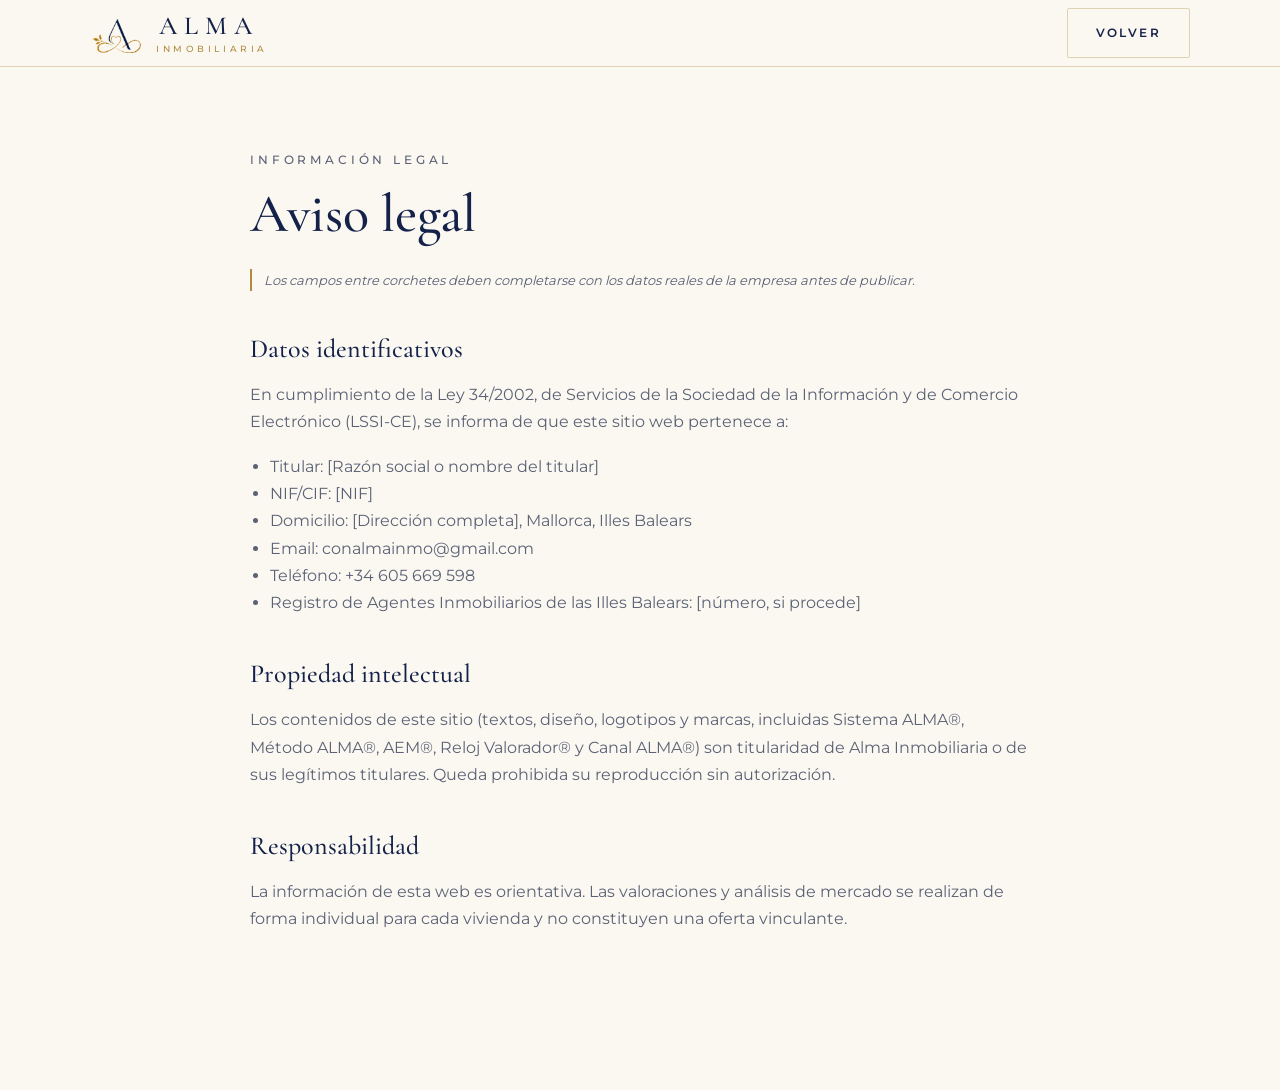
<file: aviso-legal.html>
<!doctype html>
<html lang="es">
<head>
  <meta charset="utf-8">
  <meta name="viewport" content="width=device-width, initial-scale=1">
  <title>Aviso legal · Alma Inmobiliaria</title>
  <meta name="robots" content="noindex">
  <link rel="icon" type="image/png" href="assets/img/favicon.png">
  <link rel="preload" href="assets/fonts/cormorant-garamond-normal.woff2" as="font" type="font/woff2" crossorigin>
  <link rel="stylesheet" href="assets/css/fonts.css">
  <link rel="stylesheet" href="assets/css/styles.css">
</head>
<body class="legal">
  <header class="site-header is-scrolled">
    <div class="container header-inner">
      <a class="brand" href="index.html" aria-label="Alma Inmobiliaria, inicio">
        <img class="brand-mark" src="assets/img/alma-mark.png" alt="" width="115" height="83">
        <span class="brand-word"><span class="brand-name">ALMA</span><span class="brand-sub">Inmobiliaria</span></span>
      </a>
      <a class="btn btn-ghost" href="index.html">Volver</a>
    </div>
  </header>
  <main class="section section-paper legal-main">
    <div class="container narrow legal-body">
      <p class="eyebrow">Información legal</p>
      <h1 class="section-title">Aviso legal</h1>
      <p class="legal-note">Los campos entre corchetes deben completarse con los datos reales de la empresa antes de publicar.</p>
      <h2>Datos identificativos</h2>
      <p>En cumplimiento de la Ley 34/2002, de Servicios de la Sociedad de la Información y de Comercio Electrónico (LSSI-CE), se informa de que este sitio web pertenece a:</p>
      <ul>
        <li>Titular: [Razón social o nombre del titular]</li>
        <li>NIF/CIF: [NIF]</li>
        <li>Domicilio: [Dirección completa], Mallorca, Illes Balears</li>
        <li>Email: conalmainmo@gmail.com</li>
        <li>Teléfono: +34 605 669 598</li>
        <li>Registro de Agentes Inmobiliarios de las Illes Balears: [número, si procede]</li>
      </ul>
      <h2>Propiedad intelectual</h2>
      <p>Los contenidos de este sitio (textos, diseño, logotipos y marcas, incluidas Sistema ALMA®, Método ALMA®, AEM®, Reloj Valorador® y Canal ALMA®) son titularidad de Alma Inmobiliaria o de sus legítimos titulares. Queda prohibida su reproducción sin autorización.</p>
      <h2>Responsabilidad</h2>
      <p>La información de esta web es orientativa. Las valoraciones y análisis de mercado se realizan de forma individual para cada vivienda y no constituyen una oferta vinculante.</p>

    </div>
  </main>
</body>
</html>
</file>
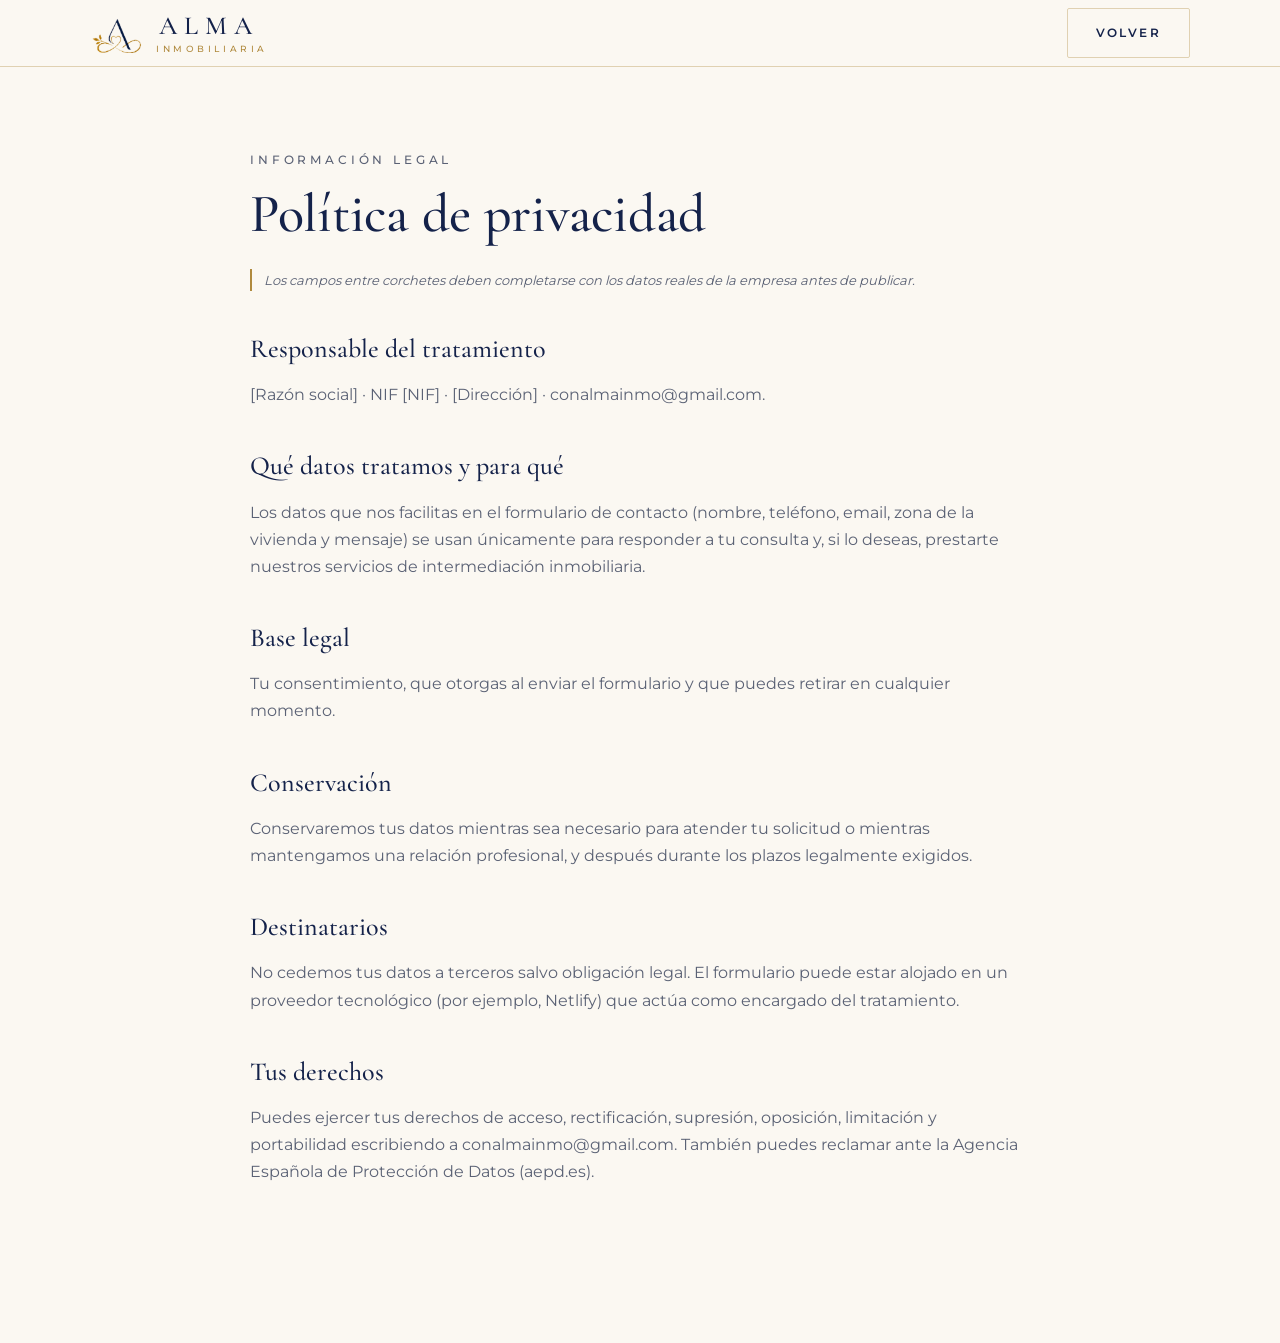
<file: privacidad.html>
<!doctype html>
<html lang="es">
<head>
  <meta charset="utf-8">
  <meta name="viewport" content="width=device-width, initial-scale=1">
  <title>Política de privacidad · Alma Inmobiliaria</title>
  <meta name="robots" content="noindex">
  <link rel="icon" type="image/png" href="assets/img/favicon.png">
  <link rel="preload" href="assets/fonts/cormorant-garamond-normal.woff2" as="font" type="font/woff2" crossorigin>
  <link rel="stylesheet" href="assets/css/fonts.css">
  <link rel="stylesheet" href="assets/css/styles.css">
</head>
<body class="legal">
  <header class="site-header is-scrolled">
    <div class="container header-inner">
      <a class="brand" href="index.html" aria-label="Alma Inmobiliaria, inicio">
        <img class="brand-mark" src="assets/img/alma-mark.png" alt="" width="115" height="83">
        <span class="brand-word"><span class="brand-name">ALMA</span><span class="brand-sub">Inmobiliaria</span></span>
      </a>
      <a class="btn btn-ghost" href="index.html">Volver</a>
    </div>
  </header>
  <main class="section section-paper legal-main">
    <div class="container narrow legal-body">
      <p class="eyebrow">Información legal</p>
      <h1 class="section-title">Política de privacidad</h1>
      <p class="legal-note">Los campos entre corchetes deben completarse con los datos reales de la empresa antes de publicar.</p>
      <h2>Responsable del tratamiento</h2>
      <p>[Razón social] · NIF [NIF] · [Dirección] · conalmainmo@gmail.com.</p>
      <h2>Qué datos tratamos y para qué</h2>
      <p>Los datos que nos facilitas en el formulario de contacto (nombre, teléfono, email, zona de la vivienda y mensaje) se usan únicamente para responder a tu consulta y, si lo deseas, prestarte nuestros servicios de intermediación inmobiliaria.</p>
      <h2>Base legal</h2>
      <p>Tu consentimiento, que otorgas al enviar el formulario y que puedes retirar en cualquier momento.</p>
      <h2>Conservación</h2>
      <p>Conservaremos tus datos mientras sea necesario para atender tu solicitud o mientras mantengamos una relación profesional, y después durante los plazos legalmente exigidos.</p>
      <h2>Destinatarios</h2>
      <p>No cedemos tus datos a terceros salvo obligación legal. El formulario puede estar alojado en un proveedor tecnológico (por ejemplo, Netlify) que actúa como encargado del tratamiento.</p>
      <h2>Tus derechos</h2>
      <p>Puedes ejercer tus derechos de acceso, rectificación, supresión, oposición, limitación y portabilidad escribiendo a conalmainmo@gmail.com. También puedes reclamar ante la Agencia Española de Protección de Datos (aepd.es).</p>

    </div>
  </main>
</body>
</html>
</file>
<file: assets/css/fonts.css>
/* Fuentes autoalojadas (Cormorant Garamond y Montserrat, SIL Open Font License). Subconjunto latino. */
@font-face {
  font-family: 'Cormorant Garamond';
  font-style: italic;
  font-weight: 400;
  font-display: swap;
  src: url('../fonts/cormorant-garamond-italic.woff2') format('woff2');
  unicode-range: U+0000-00FF, U+0131, U+0152-0153, U+02BB-02BC, U+02C6, U+02DA, U+02DC, U+0304, U+0308, U+0329, U+2000-206F, U+20AC, U+2122, U+2191, U+2193, U+2212, U+2215, U+FEFF, U+FFFD;
}
@font-face {
  font-family: 'Cormorant Garamond';
  font-style: italic;
  font-weight: 500;
  font-display: swap;
  src: url('../fonts/cormorant-garamond-italic.woff2') format('woff2');
  unicode-range: U+0000-00FF, U+0131, U+0152-0153, U+02BB-02BC, U+02C6, U+02DA, U+02DC, U+0304, U+0308, U+0329, U+2000-206F, U+20AC, U+2122, U+2191, U+2193, U+2212, U+2215, U+FEFF, U+FFFD;
}
@font-face {
  font-family: 'Cormorant Garamond';
  font-style: normal;
  font-weight: 400;
  font-display: swap;
  src: url('../fonts/cormorant-garamond-normal.woff2') format('woff2');
  unicode-range: U+0000-00FF, U+0131, U+0152-0153, U+02BB-02BC, U+02C6, U+02DA, U+02DC, U+0304, U+0308, U+0329, U+2000-206F, U+20AC, U+2122, U+2191, U+2193, U+2212, U+2215, U+FEFF, U+FFFD;
}
@font-face {
  font-family: 'Cormorant Garamond';
  font-style: normal;
  font-weight: 500;
  font-display: swap;
  src: url('../fonts/cormorant-garamond-normal.woff2') format('woff2');
  unicode-range: U+0000-00FF, U+0131, U+0152-0153, U+02BB-02BC, U+02C6, U+02DA, U+02DC, U+0304, U+0308, U+0329, U+2000-206F, U+20AC, U+2122, U+2191, U+2193, U+2212, U+2215, U+FEFF, U+FFFD;
}
@font-face {
  font-family: 'Cormorant Garamond';
  font-style: normal;
  font-weight: 600;
  font-display: swap;
  src: url('../fonts/cormorant-garamond-normal.woff2') format('woff2');
  unicode-range: U+0000-00FF, U+0131, U+0152-0153, U+02BB-02BC, U+02C6, U+02DA, U+02DC, U+0304, U+0308, U+0329, U+2000-206F, U+20AC, U+2122, U+2191, U+2193, U+2212, U+2215, U+FEFF, U+FFFD;
}
@font-face {
  font-family: 'Montserrat';
  font-style: normal;
  font-weight: 300;
  font-display: swap;
  src: url('../fonts/montserrat-normal.woff2') format('woff2');
  unicode-range: U+0000-00FF, U+0131, U+0152-0153, U+02BB-02BC, U+02C6, U+02DA, U+02DC, U+0304, U+0308, U+0329, U+2000-206F, U+20AC, U+2122, U+2191, U+2193, U+2212, U+2215, U+FEFF, U+FFFD;
}
@font-face {
  font-family: 'Montserrat';
  font-style: normal;
  font-weight: 400;
  font-display: swap;
  src: url('../fonts/montserrat-normal.woff2') format('woff2');
  unicode-range: U+0000-00FF, U+0131, U+0152-0153, U+02BB-02BC, U+02C6, U+02DA, U+02DC, U+0304, U+0308, U+0329, U+2000-206F, U+20AC, U+2122, U+2191, U+2193, U+2212, U+2215, U+FEFF, U+FFFD;
}
@font-face {
  font-family: 'Montserrat';
  font-style: normal;
  font-weight: 500;
  font-display: swap;
  src: url('../fonts/montserrat-normal.woff2') format('woff2');
  unicode-range: U+0000-00FF, U+0131, U+0152-0153, U+02BB-02BC, U+02C6, U+02DA, U+02DC, U+0304, U+0308, U+0329, U+2000-206F, U+20AC, U+2122, U+2191, U+2193, U+2212, U+2215, U+FEFF, U+FFFD;
}
@font-face {
  font-family: 'Montserrat';
  font-style: normal;
  font-weight: 600;
  font-display: swap;
  src: url('../fonts/montserrat-normal.woff2') format('woff2');
  unicode-range: U+0000-00FF, U+0131, U+0152-0153, U+02BB-02BC, U+02C6, U+02DA, U+02DC, U+0304, U+0308, U+0329, U+2000-206F, U+20AC, U+2122, U+2191, U+2193, U+2212, U+2215, U+FEFF, U+FFFD;
}
</file>
<file: assets/css/styles.css>
/* ==========================================================================
   Alma Inmobiliaria — hoja de estilos
   Identidad: crema · azul noche · oro. Cormorant Garamond + Montserrat.
   ========================================================================== */

:root {
  --cream: #f7f2e8;
  --cream-2: #f1e9da;
  --paper: #fbf8f2;
  --navy: #14224a;
  --navy-2: #0d1834;
  --navy-3: #1d2f60;
  --gold: #b08a3e;
  --gold-2: #c9a458;
  --gold-soft: #e6d3a8;
  --ink: #1b2440;
  --muted: #5b6275;
  --line: rgba(176, 138, 62, 0.35);
  --line-soft: rgba(20, 34, 74, 0.1);

  --serif: "Cormorant Garamond", "Times New Roman", Georgia, serif;
  --sans: "Montserrat", "Helvetica Neue", Arial, sans-serif;

  --radius: 2px;
  --container: 1180px;
  --gutter: clamp(16px, 4vw, 40px);
  --section-y: clamp(72px, 11vw, 140px);
  --ease: cubic-bezier(0.22, 0.61, 0.36, 1);
}

*,
*::before,
*::after { box-sizing: border-box; }

html { scroll-behavior: smooth; scroll-padding-top: 84px; -webkit-text-size-adjust: 100%; }

body {
  margin: 0;
  background: var(--paper);
  color: var(--ink);
  font-family: var(--sans);
  font-weight: 400;
  font-size: 16px;
  line-height: 1.7;
  -webkit-font-smoothing: antialiased;
  text-rendering: optimizeLegibility;
  overflow-x: hidden;
}

img { max-width: 100%; height: auto; display: block; }
a { color: inherit; }
p { margin: 0 0 1.1em; }
h1, h2, h3 { margin: 0; font-weight: 500; }
ul, ol { margin: 0; padding: 0; }
button { font: inherit; cursor: pointer; }

:focus-visible { outline: 2px solid var(--gold); outline-offset: 3px; }

.sr-only {
  position: absolute; width: 1px; height: 1px; padding: 0; margin: -1px;
  overflow: hidden; clip: rect(0 0 0 0); white-space: nowrap; border: 0;
}

.skip-link {
  position: absolute; left: 16px; top: -60px; z-index: 100;
  background: var(--navy); color: var(--cream); padding: 10px 16px; text-decoration: none;
}
.skip-link:focus { top: 12px; }

.container { width: 100%; max-width: var(--container); margin: 0 auto; padding: 0 var(--gutter); }
.narrow { max-width: 860px; }
.center { text-align: center; }

/* ---------- Tipografía de marca ---------- */

.eyebrow {
  font-family: var(--sans);
  font-size: 12px;
  font-weight: 500;
  letter-spacing: 0.32em;
  text-transform: uppercase;
  color: var(--gold);
  margin: 0 0 14px;
}
.eyebrow-center { text-align: center; }
.eyebrow-light { color: var(--gold-2); }

.rule {
  display: block; width: 72px; height: 1px; margin: 0 auto 28px;
  background: linear-gradient(90deg, transparent, var(--gold), transparent);
}
.rule-left { margin-left: 0; background: linear-gradient(90deg, var(--gold), transparent); }

.section-title {
  font-family: var(--serif);
  font-weight: 500;
  font-size: clamp(32px, 4.6vw, 54px);
  line-height: 1.12;
  letter-spacing: -0.005em;
  color: var(--navy);
  margin-bottom: 24px;
  text-wrap: balance;
}
.section-title em, .hero-title em { font-style: normal; color: var(--gold); }

.section-lead {
  font-size: clamp(16px, 1.6vw, 18px);
  color: var(--muted);
  max-width: 720px;
  margin-left: auto;
  margin-right: auto;
}
.section-head { margin-bottom: clamp(40px, 6vw, 72px); }

.gold { color: var(--gold); }

/* ---------- Botones ---------- */

.btn {
  display: inline-flex; align-items: center; justify-content: center; gap: 10px;
  min-height: 50px; padding: 14px 28px;
  font-family: var(--sans); font-size: 12px; font-weight: 600;
  letter-spacing: 0.2em; text-transform: uppercase; text-decoration: none;
  border: 1px solid transparent; border-radius: var(--radius);
  transition: background-color .3s var(--ease), color .3s var(--ease), border-color .3s var(--ease), transform .3s var(--ease);
}
.btn:hover { transform: translateY(-1px); }
.btn-navy { background: var(--navy); color: var(--cream); }
.btn-navy:hover { background: var(--navy-3); }
.btn-gold { background: var(--gold); color: #fff; }
.btn-gold:hover { background: #9c7931; }
.btn-ghost { border-color: var(--line); color: var(--navy); background: transparent; }
.btn-ghost:hover { border-color: var(--gold); color: var(--gold); }
.btn-block { width: 100%; }

/* ---------- Cabecera ---------- */

.site-header {
  position: fixed; inset: 0 0 auto; z-index: 50;
  transition: padding .35s var(--ease);
  padding: 18px 0;
}
/* El fondo va en un pseudo-elemento: un backdrop-filter en la propia cabecera
   atraparía el menú móvil (position: fixed) dentro de ella. */
.site-header::before {
  content: ""; position: absolute; inset: 0; z-index: -1;
  background: rgba(251, 248, 242, 0.94);
  backdrop-filter: saturate(140%) blur(10px);
  -webkit-backdrop-filter: saturate(140%) blur(10px);
  box-shadow: 0 1px 0 var(--line);
  opacity: 0; transition: opacity .35s var(--ease);
}
.site-header.is-scrolled { padding: 8px 0; }
.site-header.is-scrolled::before { opacity: 1; }
.header-inner { display: flex; align-items: center; justify-content: space-between; gap: 24px; }

.brand { display: flex; align-items: center; gap: 12px; text-decoration: none; }
.brand-mark { width: 54px; height: auto; }
.brand-word { display: flex; flex-direction: column; line-height: 1; }
.brand-name {
  font-family: var(--serif); font-size: 26px; font-weight: 500;
  letter-spacing: 0.28em; color: var(--navy); margin: 0; padding-left: 0.1em;
}
.brand-sub {
  font-family: var(--sans); font-size: 8.5px; font-weight: 500;
  letter-spacing: 0.42em; text-transform: uppercase; color: var(--gold); margin: 6px 0 0;
}

.main-nav { display: flex; align-items: center; gap: 28px; }
.main-nav ul { display: flex; gap: 26px; list-style: none; }
.main-nav a:not(.btn) {
  font-size: 12px; font-weight: 500; letter-spacing: 0.14em; text-transform: uppercase;
  text-decoration: none; color: var(--navy); position: relative; padding: 6px 0;
}
.main-nav a:not(.btn)::after {
  content: ""; position: absolute; left: 0; right: 0; bottom: 0; height: 1px;
  background: var(--gold); transform: scaleX(0); transform-origin: left;
  transition: transform .35s var(--ease);
}
.main-nav a:not(.btn):hover::after,
.main-nav a.is-active::after { transform: scaleX(1); }
.nav-cta { min-height: 42px; padding: 10px 20px; }

.nav-toggle {
  display: none; width: 44px; height: 44px; border: 1px solid var(--line);
  background: transparent; border-radius: var(--radius); position: relative;
}
.nav-toggle-bar {
  position: absolute; left: 11px; right: 11px; height: 1.5px; background: var(--navy);
  transition: transform .3s var(--ease), top .3s var(--ease);
}
.nav-toggle-bar:nth-of-type(2) { top: 17px; }
.nav-toggle-bar:nth-of-type(3) { top: 25px; }
.nav-toggle[aria-expanded="true"] .nav-toggle-bar:nth-of-type(2) { top: 21px; transform: rotate(45deg); }
.nav-toggle[aria-expanded="true"] .nav-toggle-bar:nth-of-type(3) { top: 21px; transform: rotate(-45deg); }

@media (max-width: 1060px) {
  .main-nav ul { gap: 18px; }
  .main-nav a:not(.btn) { letter-spacing: 0.1em; font-size: 11px; }
}

@media (max-width: 960px) {
  .nav-toggle { display: block; }
  .main-nav {
    position: fixed; inset: 0; z-index: -1;
    flex-direction: column; justify-content: center; gap: 36px;
    background: var(--paper);
    opacity: 0; visibility: hidden;
    transition: opacity .35s var(--ease), visibility .35s;
  }
  .main-nav.is-open { opacity: 1; visibility: visible; }
  .main-nav ul { flex-direction: column; align-items: center; gap: 22px; }
  .main-nav a:not(.btn) { font-family: var(--serif); font-size: 30px; letter-spacing: 0.02em; text-transform: none; }
  body.nav-open { overflow: hidden; }
}

/* ---------- Hero ---------- */

.hero {
  position: relative; overflow: hidden;
  background: linear-gradient(180deg, var(--paper) 0%, var(--cream) 100%);
  padding: clamp(130px, 16vw, 190px) 0 clamp(48px, 7vw, 80px);
}
.hero-glow {
  position: absolute; width: 900px; height: 900px; left: 50%; top: -280px; transform: translateX(-50%);
  background: radial-gradient(closest-side, rgba(230, 211, 168, 0.45), transparent 70%);
  pointer-events: none;
}
.hero-grid {
  position: relative; display: grid; grid-template-columns: 1.15fr 0.85fr;
  gap: clamp(40px, 6vw, 88px); align-items: center;
}
.hero-title {
  font-family: var(--serif); font-weight: 500;
  font-size: clamp(44px, 7vw, 88px); line-height: 1.02; letter-spacing: -0.015em;
  color: var(--navy); margin-bottom: 28px;
}
.hero-lead { font-size: clamp(16px, 1.7vw, 19px); color: var(--muted); max-width: 560px; margin-bottom: 36px; }
.hero-lead strong { color: var(--navy); font-weight: 600; }
.hero-actions { display: flex; flex-wrap: wrap; gap: 14px; }

.frame {
  position: relative; border: 1px solid var(--line); padding: clamp(32px, 4vw, 52px) clamp(24px, 3.5vw, 44px);
  background: rgba(251, 248, 242, 0.75); text-align: center;
}
.frame::before {
  content: ""; position: absolute; inset: 10px; border: 1px solid rgba(176, 138, 62, 0.14); pointer-events: none;
}
.hero-card { position: relative; }
.hero-question {
  font-family: var(--serif); font-size: clamp(26px, 2.8vw, 34px); line-height: 1.2;
  color: var(--navy); margin-bottom: 22px;
}
.hero-card-note { font-size: 14px; color: var(--muted); margin-bottom: 28px; }
.hero-card-mark { width: 64px; margin: 0 auto; opacity: .95; }

.hero-strip {
  position: relative; list-style: none; display: grid; grid-template-columns: repeat(3, 1fr);
  margin-top: clamp(56px, 8vw, 96px); border-top: 1px solid var(--line);
}
.hero-strip li {
  padding: 22px 20px 0; font-size: 13px; letter-spacing: 0.04em; color: var(--navy);
  display: flex; gap: 14px; align-items: baseline;
}
.hero-strip li + li { border-left: 1px solid var(--line-soft); }
.strip-num { font-family: var(--serif); font-size: 22px; color: var(--gold); }

/* ---------- Secciones ---------- */

.section { padding: var(--section-y) 0; position: relative; }
.section-paper { background: var(--paper); }
.section-cream { background: var(--cream); }
.section-navy {
  background: radial-gradient(120% 90% at 50% 0%, var(--navy-3) 0%, var(--navy) 45%, var(--navy-2) 100%);
  color: rgba(247, 242, 232, 0.82);
}
.section-navy .section-title { color: var(--cream); }
.section-navy .section-title em { color: var(--gold-2); }
.section-navy .section-lead { color: rgba(247, 242, 232, 0.7); }

/* Filosofía: contraste */
.contrast {
  display: grid; grid-template-columns: 1fr 1fr; margin-top: clamp(48px, 7vw, 80px);
  border: 1px solid var(--line);
}
.contrast-col { padding: clamp(28px, 4vw, 48px); }
.contrast-sector { background: var(--cream); }
.contrast-alma { background: var(--navy); color: rgba(247, 242, 232, 0.88); }
.contrast-title {
  font-family: var(--sans); font-size: 12px; font-weight: 600; letter-spacing: 0.24em;
  text-transform: uppercase; margin-bottom: 22px;
}
.contrast-sector .contrast-title { color: var(--muted); }
.contrast-alma .contrast-title { color: var(--gold-2); }
.contrast ul { list-style: none; }
.contrast li {
  font-family: var(--serif); font-size: clamp(19px, 2vw, 22px); line-height: 1.35;
  padding: 12px 0 12px 30px; position: relative; border-top: 1px solid var(--line-soft);
}
.contrast-alma li { border-top-color: rgba(247, 242, 232, 0.1); }
.contrast-sector li { color: var(--muted); }
.contrast-sector li::before { content: "—"; position: absolute; left: 0; color: #a4a8b4; }
.contrast-alma li::before { content: "✦"; position: absolute; left: 0; top: 14px; font-size: 13px; color: var(--gold-2); }

.never { margin-top: clamp(64px, 9vw, 110px); }
.never-list { list-style: none; display: grid; grid-template-columns: repeat(3, 1fr); gap: clamp(20px, 3vw, 36px); margin-top: 18px; }
.never-list li { border-top: 1px solid var(--gold); padding-top: 22px; }
.never-num { font-family: var(--serif); font-size: 44px; line-height: 1; color: var(--gold); display: block; margin-bottom: 12px; }
.never-list h3 { font-family: var(--serif); font-size: 26px; color: var(--navy); margin-bottom: 10px; line-height: 1.2; }
.never-list p { color: var(--muted); font-size: 15px; }

/* Método */
.method {
  border: 1px solid rgba(201, 164, 88, 0.3);
  background: rgba(13, 24, 52, 0.45);
}
.method-tabs { display: grid; grid-template-columns: repeat(6, 1fr); position: relative; border-bottom: 1px solid rgba(201, 164, 88, 0.25); }
.method-tab {
  background: transparent; border: 0; color: rgba(247, 242, 232, 0.6);
  padding: 22px 8px 20px; display: flex; flex-direction: column; align-items: center; gap: 6px;
  font-size: 11px; font-weight: 500; letter-spacing: 0.2em; text-transform: uppercase;
  transition: color .3s var(--ease), background-color .3s var(--ease);
}
.method-tab + .method-tab { border-left: 1px solid rgba(201, 164, 88, 0.14); }
.method-roman { font-family: var(--serif); font-size: 30px; letter-spacing: 0; text-transform: none; color: var(--gold-2); line-height: 1; }
.method-tab:hover { color: var(--cream); background: rgba(247, 242, 232, 0.03); }
.method-tab[aria-selected="true"] { color: var(--cream); background: rgba(201, 164, 88, 0.08); }
.method-progress { position: absolute; left: 0; right: 0; bottom: -1px; height: 2px; }
.method-progress-bar {
  display: block; height: 100%; width: calc(100% / 6); background: var(--gold-2);
  transition: transform .5s var(--ease);
}
.method-panels { padding: clamp(28px, 5vw, 60px); min-height: 440px; }
.method-panel { display: grid; grid-template-columns: 1fr 1fr; column-gap: clamp(28px, 5vw, 64px); animation: fadeUp .5s var(--ease); }
.method-panel[hidden] { display: none; }
.method-kicker { grid-column: 1 / -1; font-size: 12px; letter-spacing: 0.2em; text-transform: uppercase; color: var(--gold-2); }
.method-panel h3 { font-family: var(--serif); font-size: clamp(44px, 6vw, 72px); color: var(--cream); line-height: 1; margin-bottom: 20px; grid-column: 1; }
.method-panel blockquote {
  grid-column: 1; margin: 0 0 20px; font-family: var(--serif); font-style: italic;
  font-size: clamp(21px, 2.2vw, 26px); line-height: 1.35; color: var(--gold-soft);
}
.method-panel > p:not(.method-kicker) { grid-column: 2; grid-row: 2 / span 2; }
.method-panel .ticks { grid-column: 2; }
.method-panel strong { color: var(--cream); }

.ticks { list-style: none; }
.ticks li { position: relative; padding: 8px 0 8px 28px; font-size: 15px; }
.ticks li::before {
  content: ""; position: absolute; left: 0; top: 17px; width: 14px; height: 1px; background: var(--gold);
}
.section-navy .ticks li { border-top: 1px solid rgba(247, 242, 232, 0.08); }

@keyframes fadeUp { from { opacity: 0; transform: translateY(10px); } to { opacity: 1; transform: none; } }

/* Diagnóstico / Reloj */
.diag-grid { display: grid; grid-template-columns: 1fr 1fr; gap: clamp(40px, 6vw, 88px); align-items: center; }
.diag-copy p { color: var(--muted); }
.diag-copy strong { color: var(--navy); }
.diag-quote {
  font-family: var(--serif); font-size: 24px; line-height: 1.35; color: var(--navy) !important;
  border-left: 1px solid var(--gold); padding-left: 22px; margin-top: 28px;
}

.dial-card { border: 1px solid var(--line); background: var(--cream); padding: clamp(24px, 3.5vw, 40px); }
.dial { width: 100%; max-width: 420px; margin: 0 auto 10px; overflow: visible; }
.dial-seg { stroke: #e3d6bb; transition: stroke .35s var(--ease); cursor: pointer; }
.dial-seg[data-seg="3"] { stroke: #d9c79f; }
.dial-seg[data-seg="2"] { stroke: #c9ae72; }
.dial-seg[data-seg="1"] { stroke: #b3a07a; }
.dial-seg[data-seg="0"] { stroke: #a39d93; }
.dial-seg.is-active[data-seg="3"] { stroke: #c9a458; }
.dial-seg.is-active[data-seg="2"] { stroke: var(--gold); }
.dial-seg.is-active[data-seg="1"] { stroke: #7b6c4f; }
.dial-seg.is-active[data-seg="0"] { stroke: #5b6275; }
.dial-ticks path { stroke: var(--line); stroke-width: 1; }
.dial-needle { transform-origin: 160px 170px; transition: transform .8s cubic-bezier(.34, 1.4, .5, 1); }
.dial-needle line { stroke: var(--navy); stroke-width: 2; stroke-linecap: round; }
.dial-needle circle { fill: var(--navy); }
.dial-hub { fill: var(--navy); stroke: var(--cream); stroke-width: 3; }

.dial-buttons { display: grid; grid-template-columns: repeat(4, 1fr); gap: 6px; margin-bottom: 24px; }
.dial-buttons button {
  border: 1px solid var(--line); background: transparent; color: var(--navy);
  padding: 10px 4px; font-size: 10.5px; font-weight: 600; letter-spacing: 0.1em; text-transform: uppercase;
  border-radius: var(--radius); transition: all .3s var(--ease);
}
.dial-buttons button:hover { border-color: var(--gold); }
.dial-buttons button[aria-checked="true"] { background: var(--navy); color: var(--cream); border-color: var(--navy); }

.dial-label { font-family: var(--serif); font-size: 30px; color: var(--navy); margin-bottom: 6px; }
.dial-text { color: var(--muted); font-size: 15px; min-height: 5.1em; }
.dial-meters { margin: 0; display: grid; gap: 10px; }
.dial-meters div { display: grid; grid-template-columns: 170px 1fr; align-items: center; gap: 12px; }
.dial-meters dt { font-size: 11px; letter-spacing: 0.16em; text-transform: uppercase; color: var(--navy); }
.dial-meters dd { margin: 0; }
.meter { display: block; height: 4px; background: rgba(20, 34, 74, 0.1); overflow: hidden; }
.meter span { display: block; height: 100%; width: 50%; background: var(--gold); transition: width .7s var(--ease); }
.dial-foot { font-size: 12px; color: var(--muted); margin: 22px 0 0; font-style: italic; }

/* Canal ALMA */
.canal-grid { display: grid; grid-template-columns: 0.8fr 1.2fr; gap: clamp(40px, 7vw, 100px); align-items: center; }
.canal-copy p { color: var(--muted); }
.canal-copy strong { color: var(--navy); }
.canal-note { font-family: var(--serif); font-size: 24px; color: var(--navy) !important; margin-top: 24px; }

.phone {
  width: 100%; max-width: 340px; margin: 0 auto; border-radius: 36px; padding: 12px;
  background: var(--navy-2); box-shadow: 0 40px 80px -30px rgba(13, 24, 52, 0.55), 0 0 0 1px rgba(201, 164, 88, 0.35);
}
.phone-top {
  display: flex; align-items: center; gap: 12px; padding: 18px 16px 14px;
  background: var(--navy); border-radius: 26px 26px 0 0;
}
.phone-top img { width: 40px; }
.phone-title { margin: 0; color: var(--cream); font-size: 13px; font-weight: 600; line-height: 1.3; }
.phone-sub { margin: 0; color: rgba(247, 242, 232, 0.55); font-size: 11px; }
.phone-body {
  background: #efe7d8; border-radius: 0 0 26px 26px; padding: 16px 12px 22px; min-height: 380px;
  display: flex; flex-direction: column; gap: 8px;
  background-image: radial-gradient(rgba(176, 138, 62, 0.12) 1px, transparent 1px); background-size: 14px 14px;
}
.msg {
  max-width: 84%; padding: 9px 12px 18px; border-radius: 10px; font-size: 13px; line-height: 1.45;
  position: relative; box-shadow: 0 1px 1px rgba(0, 0, 0, 0.06);
  opacity: 0; transform: translateY(8px); transition: opacity .5s var(--ease), transform .5s var(--ease);
}
.msg.is-shown { opacity: 1; transform: none; }
.msg-in { background: #fff; align-self: flex-start; border-top-left-radius: 2px; }
.msg-out { background: #dfeccb; align-self: flex-end; border-top-right-radius: 2px; }
.msg-doc { background: #fff; align-self: flex-start; border-left: 3px solid var(--gold); font-weight: 500; color: var(--navy); }
.msg-time { position: absolute; right: 10px; bottom: 4px; font-size: 10px; color: #8a8f9c; }

/* Pilares */
.pillars {
  list-style: none; display: grid; grid-template-columns: repeat(4, 1fr);
  border-top: 1px solid var(--line); border-left: 1px solid var(--line);
}
.pillar {
  padding: clamp(24px, 3vw, 36px); border-right: 1px solid var(--line); border-bottom: 1px solid var(--line);
  transition: background-color .4s var(--ease);
}
.pillar:hover { background: var(--cream); }
.pillar span { font-family: var(--serif); font-size: 18px; color: var(--gold); display: block; margin-bottom: 18px; }
.pillar h3 { font-family: var(--serif); font-size: 24px; line-height: 1.2; color: var(--navy); margin-bottom: 12px; }
.pillar p { color: var(--muted); font-size: 14.5px; margin: 0; }

/* Mallorca */
.section-mallorca .section-title { font-size: clamp(40px, 6vw, 72px); }
.island-cards { display: grid; grid-template-columns: repeat(3, 1fr); gap: 1px; background: rgba(201, 164, 88, 0.25); border: 1px solid rgba(201, 164, 88, 0.25); }
.island-card { background: var(--navy); padding: clamp(28px, 3.5vw, 44px); }
.island-card h3 { font-family: var(--serif); font-size: 28px; color: var(--cream); margin-bottom: 12px; }
.island-card p { margin: 0; font-size: 15px; }

/* Quién soy */
.about-grid { display: grid; grid-template-columns: 0.8fr 1.2fr; gap: clamp(40px, 7vw, 100px); align-items: start; }
.portrait { margin: 0; position: sticky; top: 110px; }
.portrait-frame {
  position: relative; aspect-ratio: 4 / 5; border: 1px solid var(--line); padding: 14px;
  background: linear-gradient(160deg, var(--cream) 0%, var(--cream-2) 100%);
  display: grid; place-items: center; overflow: hidden;
}
.portrait-frame img { position: absolute; inset: 14px; width: calc(100% - 28px); height: calc(100% - 28px); object-fit: cover; }
.portrait-monogram { font-family: var(--serif); font-size: clamp(120px, 16vw, 200px); color: rgba(176, 138, 62, 0.35); line-height: 1; }
.portrait figcaption { margin-top: 18px; display: flex; flex-direction: column; gap: 4px; }
.portrait-name { font-family: var(--serif); font-size: 24px; color: var(--navy); }
.portrait-role { font-size: 11px; letter-spacing: 0.22em; text-transform: uppercase; color: var(--gold); }
.about-copy p { color: var(--muted); }
.about-copy strong { color: var(--navy); }
.about-lead { font-family: var(--serif); font-size: clamp(22px, 2.4vw, 28px); line-height: 1.35; color: var(--navy) !important; }

.patterns { margin-top: 36px; border: 1px solid var(--line); padding: clamp(24px, 3vw, 36px); background: var(--cream); }
.patterns ul { list-style: none; display: grid; grid-template-columns: 1fr 1fr; gap: 16px 28px; margin: 8px 0 20px; }
.patterns li { font-size: 15px; color: var(--muted); }
.patterns li strong { display: block; font-family: var(--serif); font-size: 22px; font-weight: 500; }
.patterns-close { font-family: var(--serif); font-style: italic; font-size: 21px; color: var(--gold) !important; margin: 0; }

/* FAQ */
.faq { border-top: 1px solid var(--line); }
.faq details { border-bottom: 1px solid var(--line); }
.faq summary {
  list-style: none; cursor: pointer; position: relative;
  padding: 26px 48px 26px 0; font-family: var(--serif); font-size: clamp(21px, 2.3vw, 26px);
  color: var(--navy); line-height: 1.3;
}
.faq summary::-webkit-details-marker { display: none; }
.faq summary::after {
  content: "+"; position: absolute; right: 4px; top: 50%; transform: translateY(-50%);
  font-family: var(--sans); font-weight: 300; font-size: 28px; color: var(--gold); transition: transform .3s var(--ease);
}
.faq details[open] summary::after { transform: translateY(-50%) rotate(45deg); }
.faq-body { padding: 0 0 24px; color: var(--muted); max-width: 720px; animation: fadeUp .4s var(--ease); }
.faq-body strong, .faq-body em { color: var(--navy); }
.faq-list { padding-left: 22px; }
.faq-list li { padding: 4px 0; }

/* Contacto */
.contact-grid { display: grid; grid-template-columns: 1fr 1fr; gap: clamp(40px, 7vw, 100px); align-items: start; }
.contact-points { list-style: none; margin: 28px 0; }
.contact-points li { display: flex; gap: 16px; padding: 14px 0; border-top: 1px solid rgba(247, 242, 232, 0.1); }
.contact-points span { font-family: var(--serif); font-size: 24px; color: var(--gold-2); line-height: 1.1; min-width: 18px; }
.contact-social a { color: var(--gold-2); }

.contact-form {
  background: var(--paper); color: var(--ink); padding: clamp(24px, 4vw, 44px);
  border: 1px solid rgba(201, 164, 88, 0.5); box-shadow: 0 40px 80px -40px rgba(0, 0, 0, 0.6);
}
.field { margin: 0 0 18px; border: 0; padding: 0; min-width: 0; }
.field-row { display: grid; grid-template-columns: 1fr 1fr; gap: 14px; }
.field label, .field legend {
  display: block; font-size: 11px; font-weight: 600; letter-spacing: 0.16em; text-transform: uppercase;
  color: var(--navy); margin-bottom: 8px; padding: 0;
}
.opt { font-weight: 400; color: var(--muted); letter-spacing: 0.04em; text-transform: none; }
.field input, .field textarea {
  width: 100%; font: inherit; font-size: 16px; color: var(--ink);
  border: 0; border-bottom: 1px solid rgba(20, 34, 74, 0.25); background: transparent;
  padding: 8px 0; border-radius: 0; transition: border-color .3s var(--ease);
}
.field textarea { border: 1px solid rgba(20, 34, 74, 0.2); padding: 10px 12px; resize: vertical; }
.field input:focus, .field textarea:focus { outline: none; border-color: var(--gold); }
.field input[aria-invalid="true"] { border-color: #b3261e; }
.field input::placeholder { color: #a1a5b1; }

.chips { display: flex; flex-wrap: wrap; gap: 8px; }
.chip { position: relative; }
.chip input { position: absolute; inset: 0; opacity: 0; pointer-events: none; }
.chip span {
  display: inline-block; padding: 8px 14px; font-size: 13px; border: 1px solid var(--line); border-radius: 40px;
  cursor: pointer; transition: all .25s var(--ease); color: var(--navy);
}
.chip input:checked + span { background: var(--navy); color: var(--cream); border-color: var(--navy); }
.chip input:focus-visible + span { outline: 2px solid var(--gold); outline-offset: 2px; }

.consent { display: flex; gap: 12px; align-items: flex-start; font-size: 13px; color: var(--muted); margin: 8px 0 22px; line-height: 1.5; }
.consent input { margin-top: 3px; accent-color: var(--navy); width: 16px; height: 16px; flex: none; }
.consent a { color: var(--navy); }

.form-status { margin: 14px 0 0; font-size: 14px; min-height: 1.5em; }
.form-status.is-error { color: #b3261e; }
.form-status.is-ok { color: #2e6b3a; }
.hp { position: absolute; left: -9999px; }

/* Pie */
.site-footer { background: var(--navy-2); color: rgba(247, 242, 232, 0.65); padding: 72px 0 40px; font-size: 13px; }
.footer-inner { display: grid; grid-template-columns: 1.2fr 1fr; gap: 40px 60px; }
.footer-brand img { width: 64px; margin-bottom: 10px; }
.footer-brand .brand-name { color: var(--cream); font-size: 30px; }
.footer-brand .brand-sub { color: var(--gold-2); }
.footer-quote { font-family: var(--serif); font-style: italic; font-size: 20px; color: rgba(247, 242, 232, 0.8); margin-top: 22px; max-width: 380px; }
.footer-nav { display: grid; grid-template-columns: 1fr 1fr; gap: 10px 24px; align-content: start; }
.footer-nav a { text-decoration: none; letter-spacing: 0.14em; text-transform: uppercase; font-size: 11px; }
.footer-nav a:hover { color: var(--gold-2); }
.footer-legal { grid-column: 1 / -1; border-top: 1px solid rgba(247, 242, 232, 0.1); padding-top: 24px; display: flex; flex-wrap: wrap; justify-content: space-between; gap: 12px; }
.footer-legal p { margin: 0; }
.footer-legal a { color: rgba(247, 242, 232, 0.8); }

/* ---------- Animaciones de entrada ---------- */

.js .reveal { opacity: 0; transform: translateY(18px); transition: opacity .9s var(--ease), transform .9s var(--ease); }
.js .reveal.is-visible { opacity: 1; transform: none; }

@media (prefers-reduced-motion: reduce) {
  html { scroll-behavior: auto; }
  *, *::before, *::after { animation: none !important; transition: none !important; }
  .js .reveal, .msg { opacity: 1; transform: none; }
}

/* ---------- Responsive ---------- */

@media (max-width: 960px) {
  .hero-grid, .diag-grid, .canal-grid, .about-grid, .contact-grid { grid-template-columns: 1fr; }
  .hero-card { max-width: 520px; }
  .pillars { grid-template-columns: repeat(2, 1fr); }
  .never-list { grid-template-columns: 1fr; }
  .island-cards { grid-template-columns: 1fr; }
  .method-tabs { grid-template-columns: repeat(3, 1fr); }
  .method-tab:nth-child(4) { border-left: 0; }
  .method-tab:nth-child(n+4) { border-top: 1px solid rgba(201, 164, 88, 0.14); }
  .method-progress { display: none; }
  .method-panel { grid-template-columns: 1fr; }
  .method-panel > p:not(.method-kicker), .method-panel .ticks, .method-panel h3, .method-panel blockquote { grid-column: 1; grid-row: auto; }
  .portrait { position: static; max-width: 420px; }
  .canal-grid .phone { order: 2; }
}

@media (max-width: 640px) {
  .hero-strip { grid-template-columns: 1fr; }
  .hero-strip li { padding: 16px 0 0; }
  .hero-strip li + li { border-left: 0; }
  .contrast { grid-template-columns: 1fr; }
  .pillars { grid-template-columns: 1fr; }
  .patterns ul { grid-template-columns: 1fr; }
  .field-row { grid-template-columns: 1fr; gap: 0; }
  .dial-buttons { grid-template-columns: repeat(2, 1fr); }
  .dial-meters div { grid-template-columns: 1fr; gap: 6px; }
  .footer-inner { grid-template-columns: 1fr; }
  .method-tab { padding: 16px 4px 14px; font-size: 10px; letter-spacing: 0.12em; }
  .method-roman { font-size: 24px; }
  .brand-mark { width: 44px; }
  .brand-name { font-size: 22px; }
  .hero-actions .btn { width: 100%; }
}

/* Páginas legales */
.legal-main { padding-top: 150px; }
.legal-body h2 { font-family: var(--serif); font-size: 26px; color: var(--navy); margin: 36px 0 10px; }
.legal-body p, .legal-body li { color: var(--muted); }
.legal-body ul { padding-left: 20px; }
.legal-note { font-size: 13px; font-style: italic; border-left: 2px solid var(--gold); padding-left: 12px; }

/* Ajustes finos */
.island-card h3, .pillar h3, .never-list h3 { line-height: 1.2; }
.field label.chip { display: inline-block; margin: 0; font-size: inherit; font-weight: 400; letter-spacing: normal; text-transform: none; }

/* Contacto directo */
.contact-direct { list-style: none; display: grid; gap: 14px; margin-top: 8px; }
.contact-direct li { display: grid; gap: 2px; }
.contact-label { font-size: 11px; letter-spacing: 0.2em; text-transform: uppercase; color: var(--gold-2); }
.contact-direct a { font-family: var(--serif); font-size: 24px; color: var(--cream); text-decoration: none; user-select: all; }
.contact-direct a:hover { color: var(--gold-soft); }
.footer-contact { margin-top: 18px; line-height: 1.9; }
.footer-contact a { color: rgba(247, 242, 232, 0.85); text-decoration: none; }
.footer-contact a:hover { color: var(--gold-2); }

/* Diagnóstico: llamada a la acción */
.diag-cta { margin-top: 30px; }
.diag-cta-note { font-size: 13px; color: var(--muted); margin: 12px 0 0; letter-spacing: 0.04em; }

/* Compromisos con el precio */
.proof {
  list-style: none; display: grid; grid-template-columns: repeat(3, 1fr);
  gap: clamp(24px, 4vw, 56px); margin-top: clamp(56px, 8vw, 96px);
}
.proof li { border-left: 1px solid var(--gold); padding: 6px 0 6px clamp(18px, 2.4vw, 28px); }
.proof-big {
  display: block; font-family: var(--serif); font-weight: 500; line-height: 1;
  font-size: clamp(52px, 6vw, 72px); color: var(--gold); margin-bottom: 14px;
  font-variant-numeric: lining-nums;
}
.proof-words { font-size: clamp(34px, 3.6vw, 44px); line-height: 1.1; padding-top: 10px; }
.proof p { margin: 0; color: var(--muted); font-size: 15px; max-width: 30ch; }

/* Cita: filosofía de precios */
.quote-band {
  position: relative; overflow: hidden; padding: clamp(80px, 12vw, 150px) 0;
  background: radial-gradient(120% 100% at 50% 0%, var(--navy-3) 0%, var(--navy) 50%, var(--navy-2) 100%);
  color: var(--cream);
}
.quote-mark {
  display: block; font-family: var(--serif); font-size: clamp(140px, 18vw, 220px); line-height: .6;
  color: rgba(201, 164, 88, 0.22); height: .45em; user-select: none;
}
.quote-text {
  margin: 0 auto 32px; max-width: 18em;
  font-family: var(--serif); font-style: italic; font-weight: 500;
  font-size: clamp(32px, 5vw, 58px); line-height: 1.15; color: var(--cream); text-wrap: balance;
}
.quote-text em { font-style: italic; color: var(--gold-2); }
.quote-source { margin: 0; font-size: 12px; letter-spacing: 0.3em; text-transform: uppercase; color: rgba(247, 242, 232, 0.55); }

/* Botón flotante de WhatsApp */
.wa-fab {
  position: fixed; z-index: 40;
  right: max(16px, env(safe-area-inset-right, 0px));
  bottom: calc(16px + env(safe-area-inset-bottom, 0px));
  width: 56px; height: 56px; border-radius: 50%;
  display: grid; place-items: center;
  background: var(--navy); color: var(--cream);
  box-shadow: 0 0 0 1px rgba(201, 164, 88, 0.6), 0 14px 30px -10px rgba(13, 24, 52, 0.55);
  transition: transform .3s var(--ease), background-color .3s var(--ease);
}
.wa-fab:hover { transform: translateY(-2px); background: var(--navy-3); }
body.nav-open .wa-fab { display: none; }

@media (max-width: 960px) {
  .proof { grid-template-columns: 1fr; gap: 28px; }
}
.form-fallback { display: flex; margin-top: 12px; width: 100%; }
</file>
